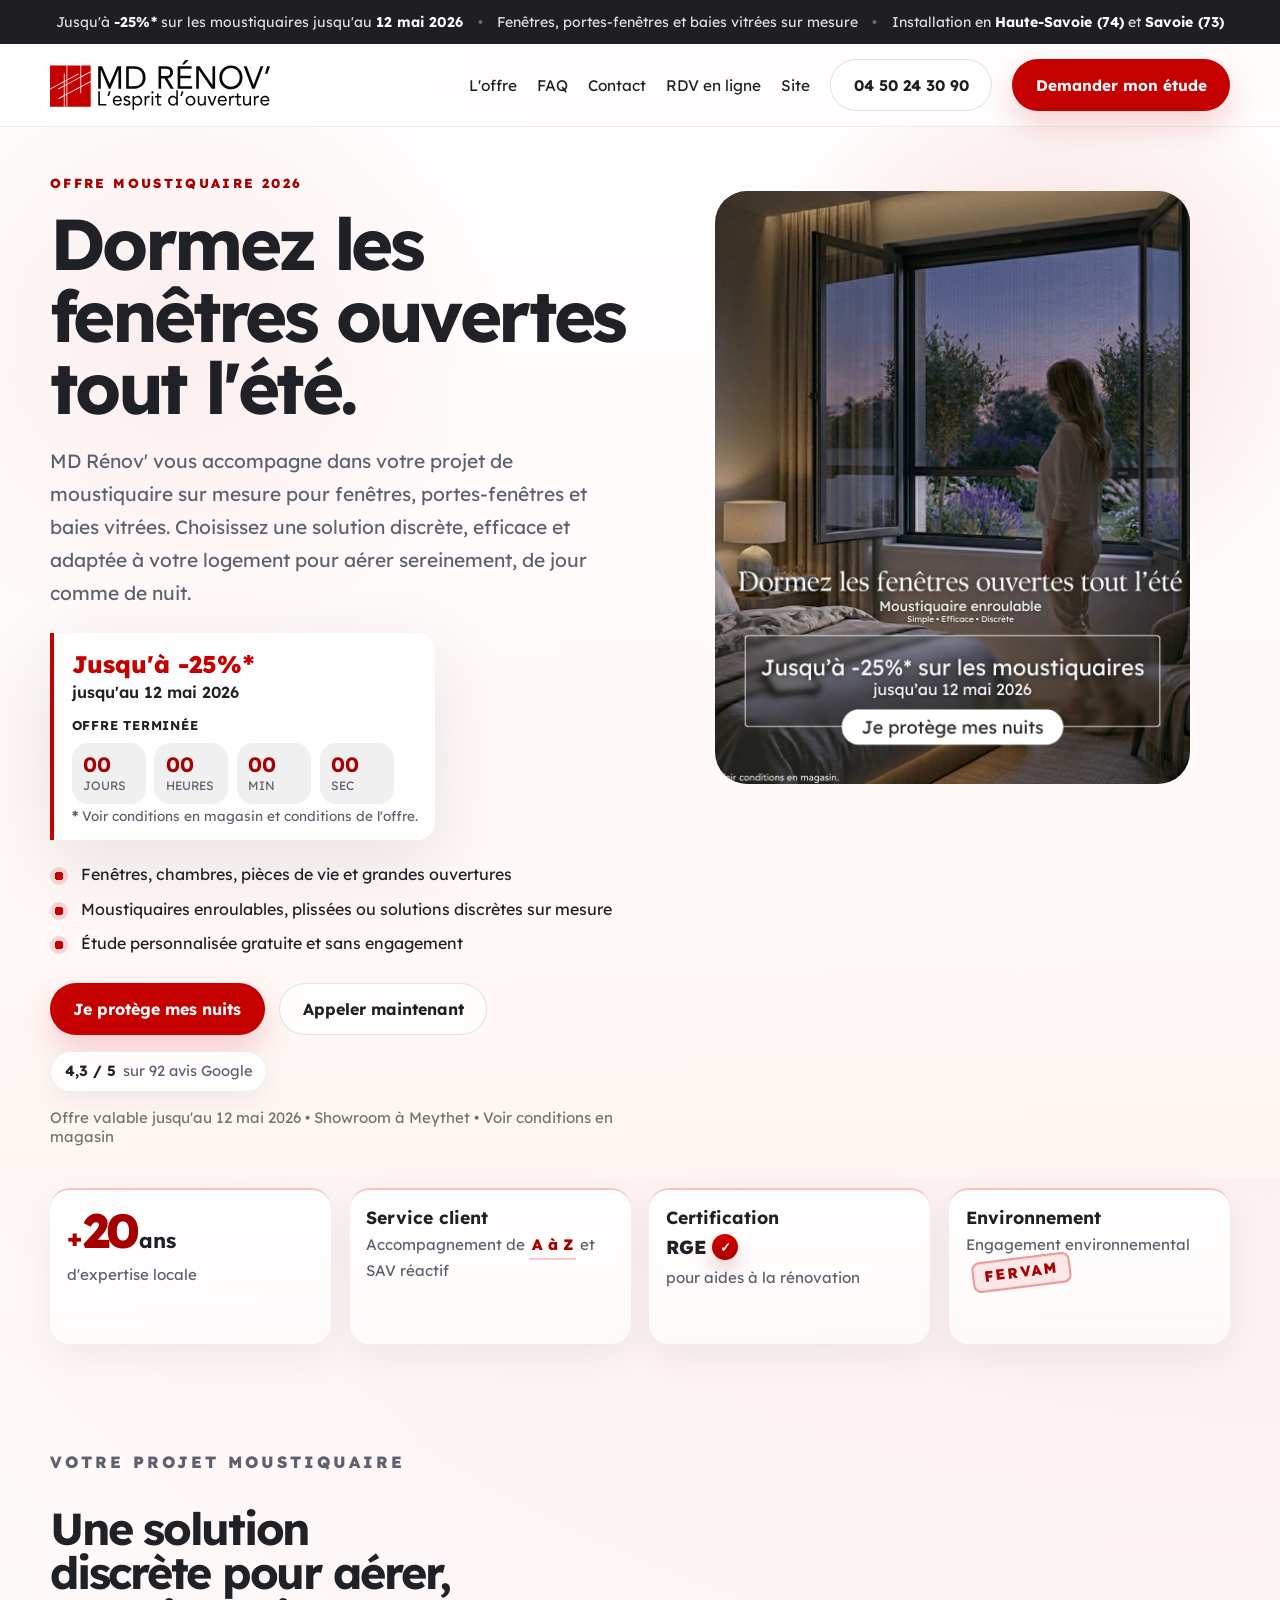
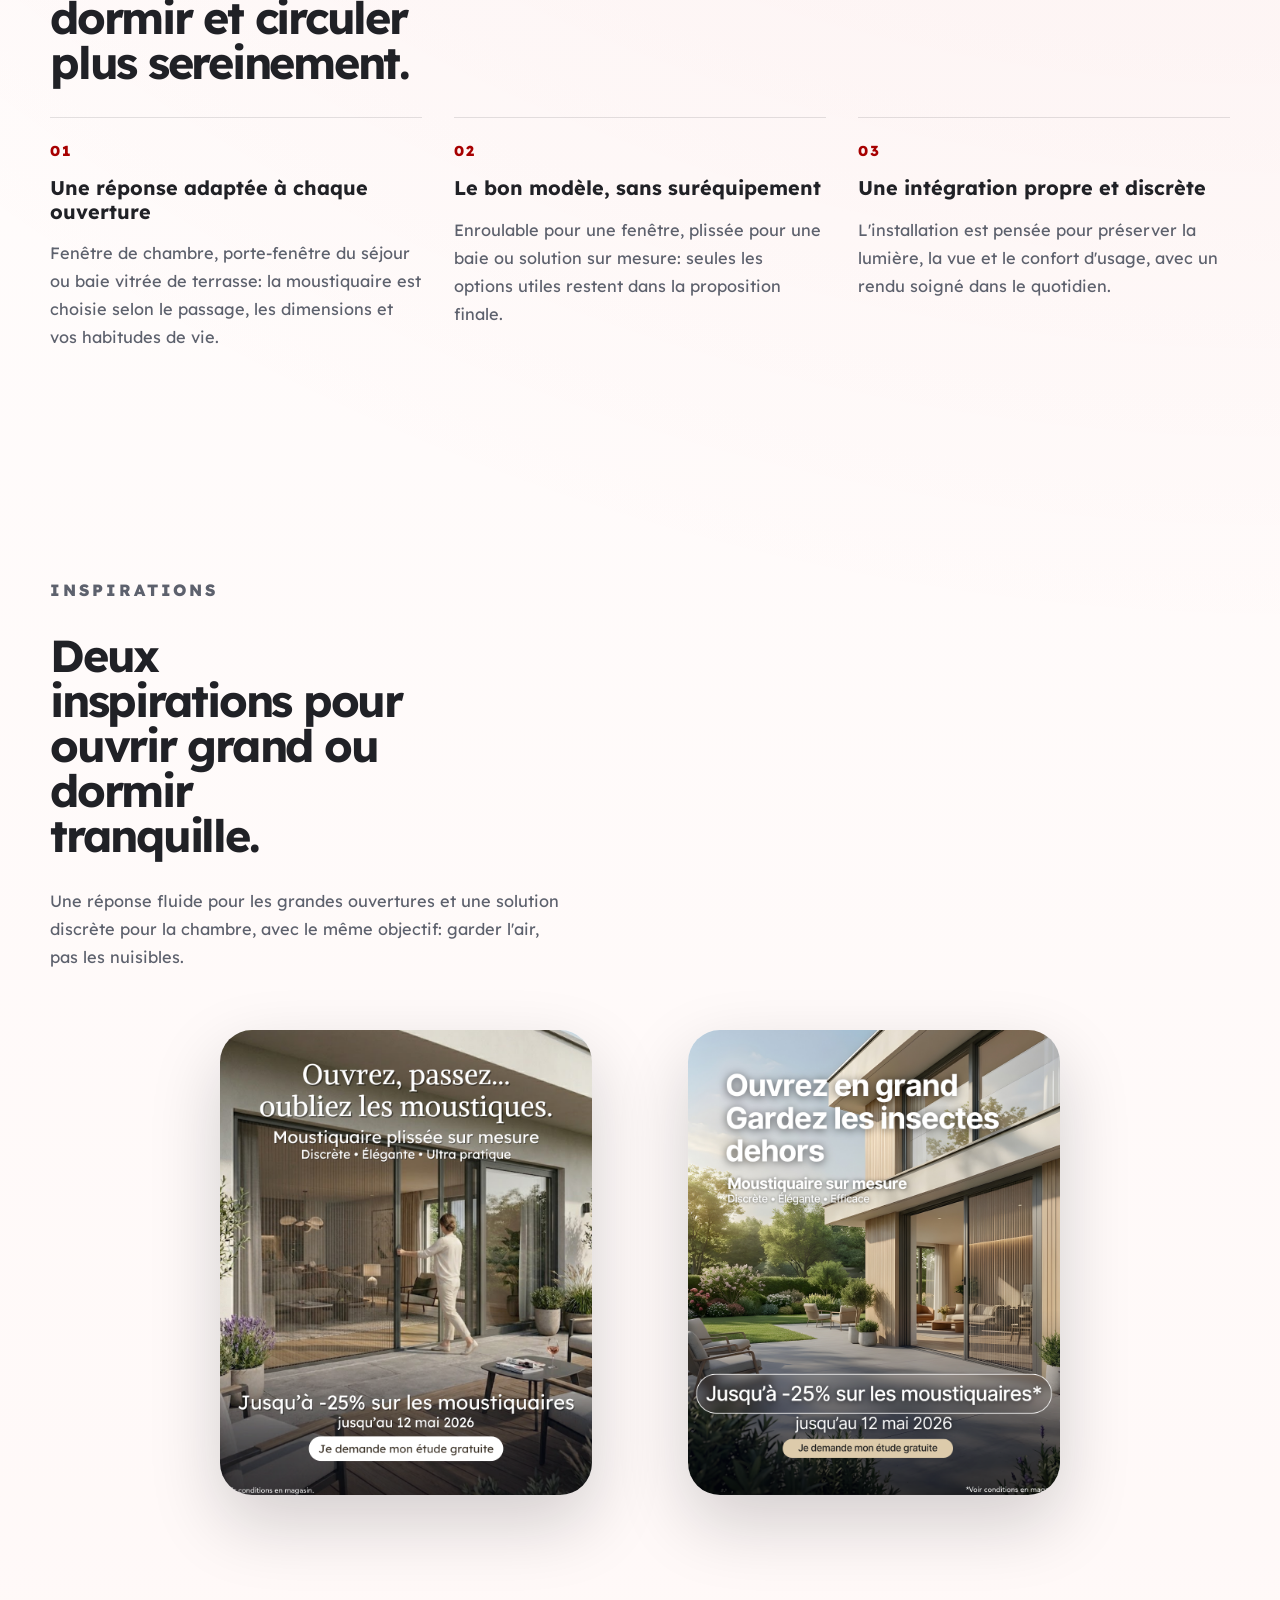
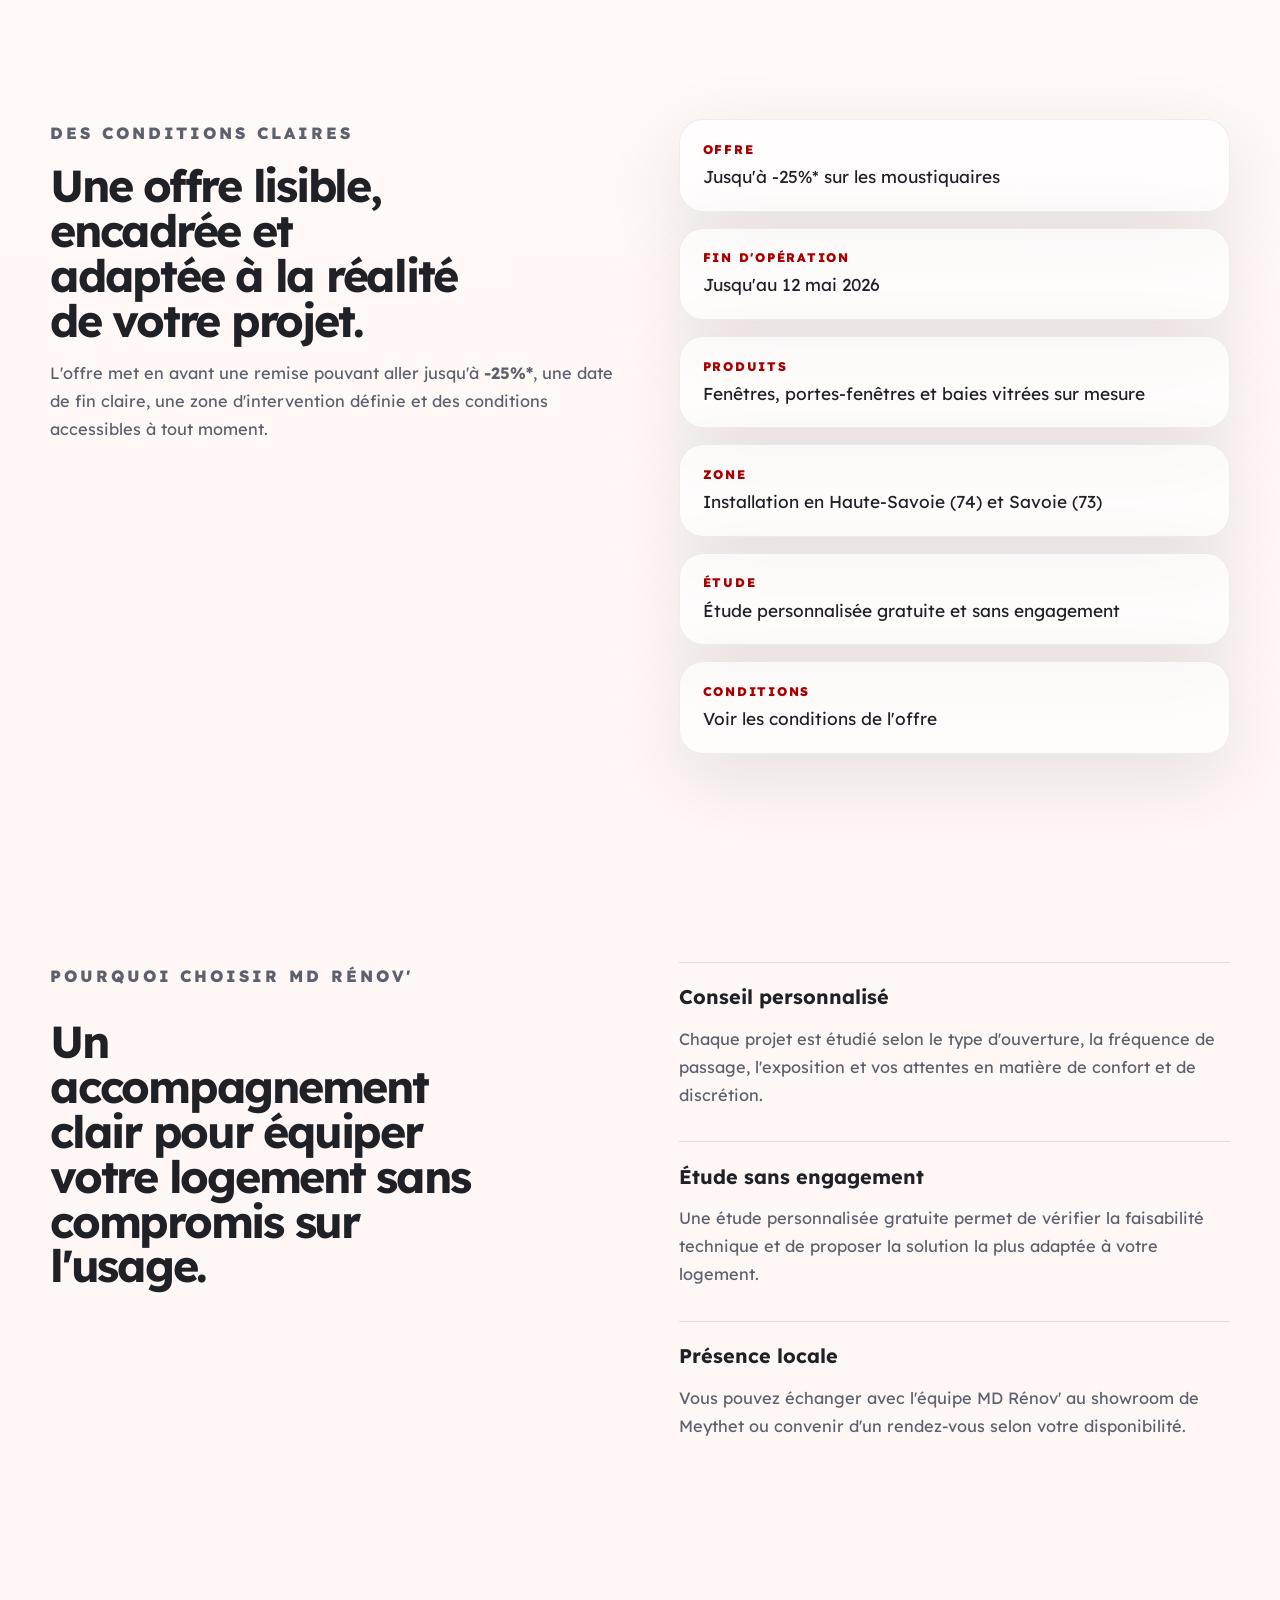
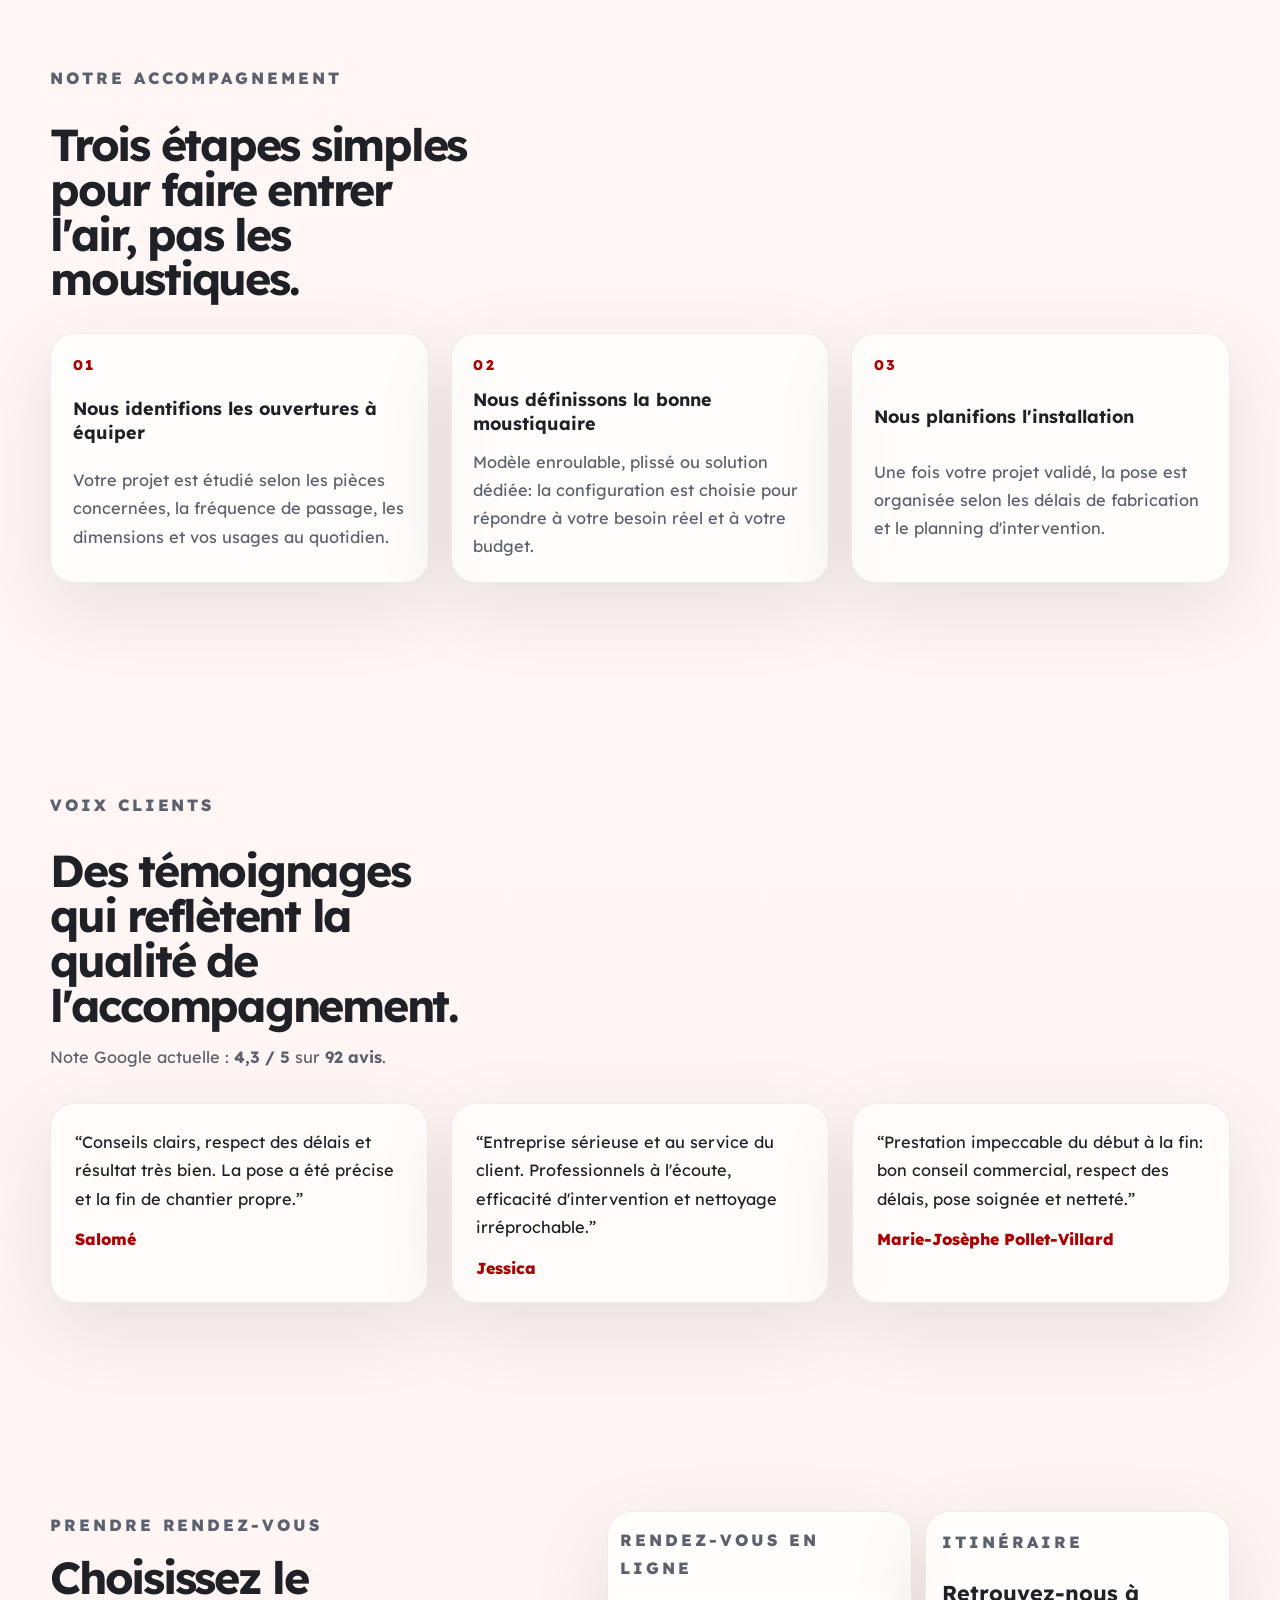
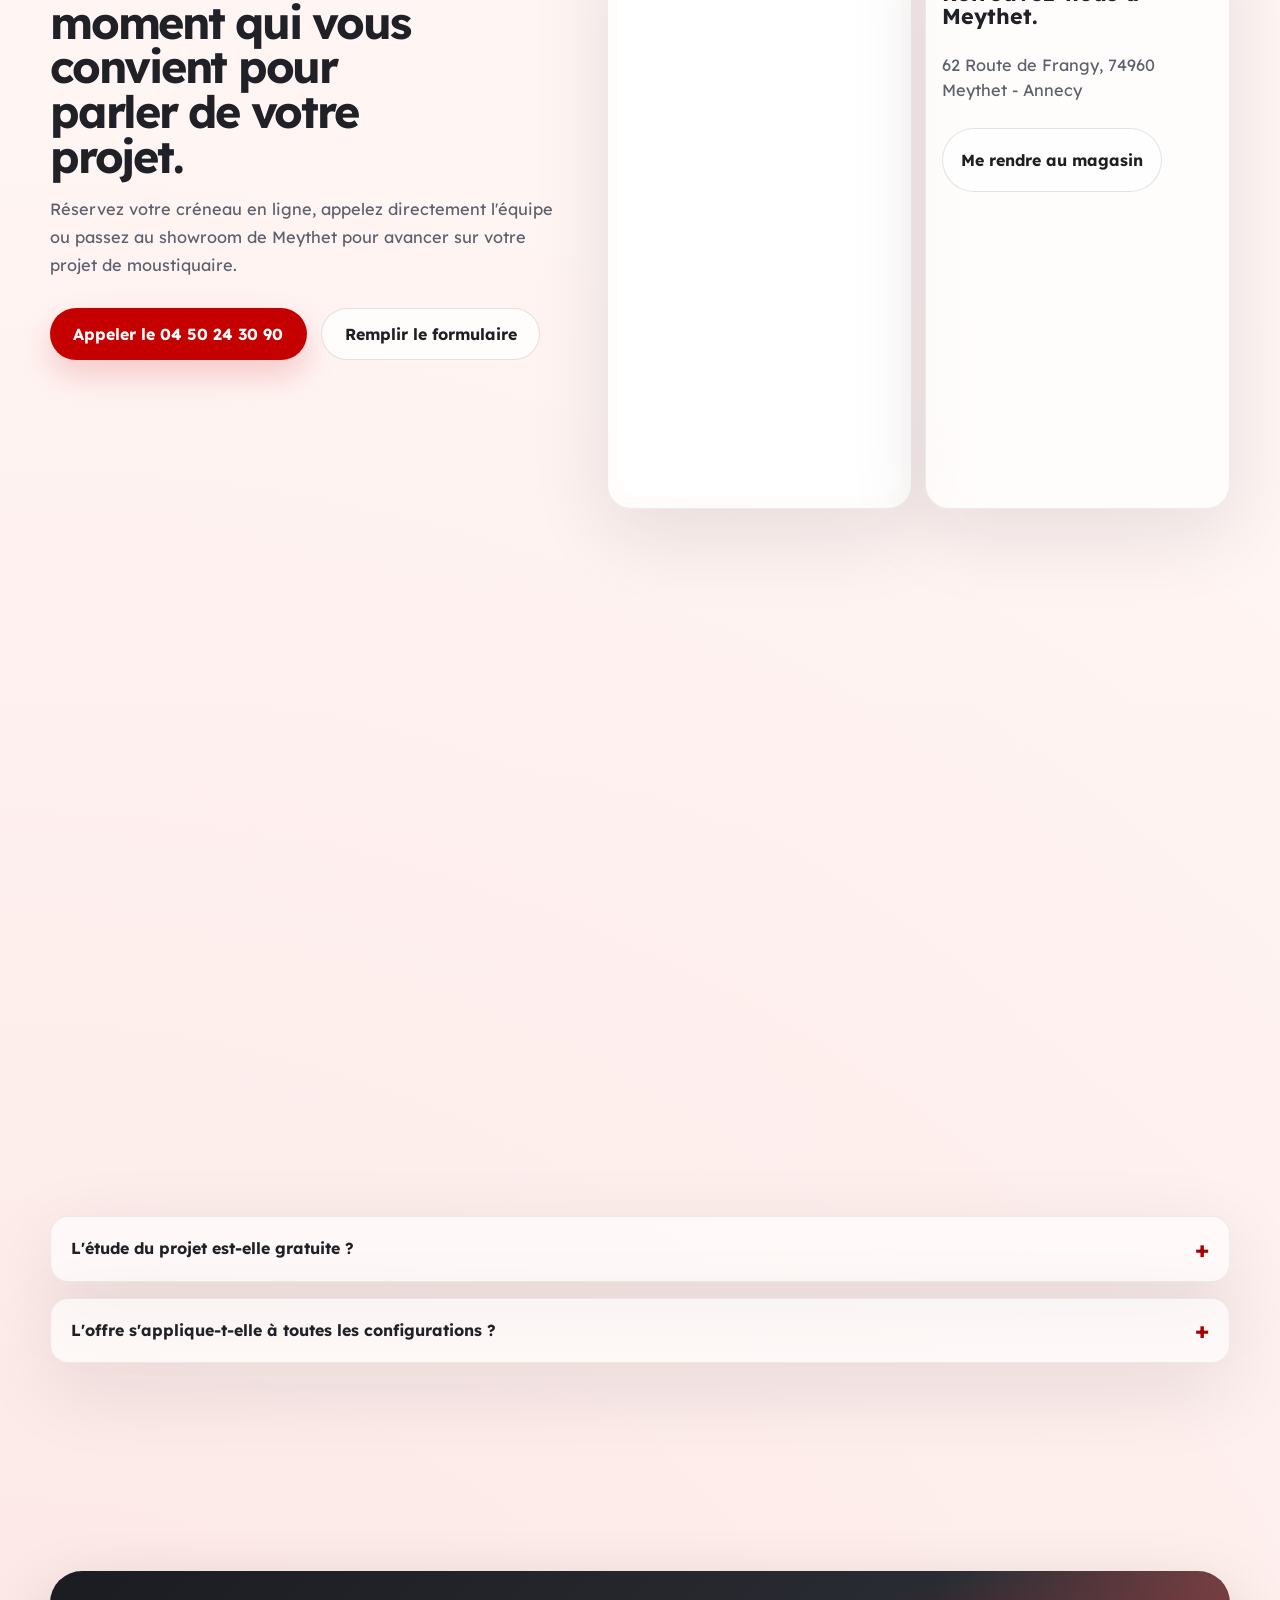
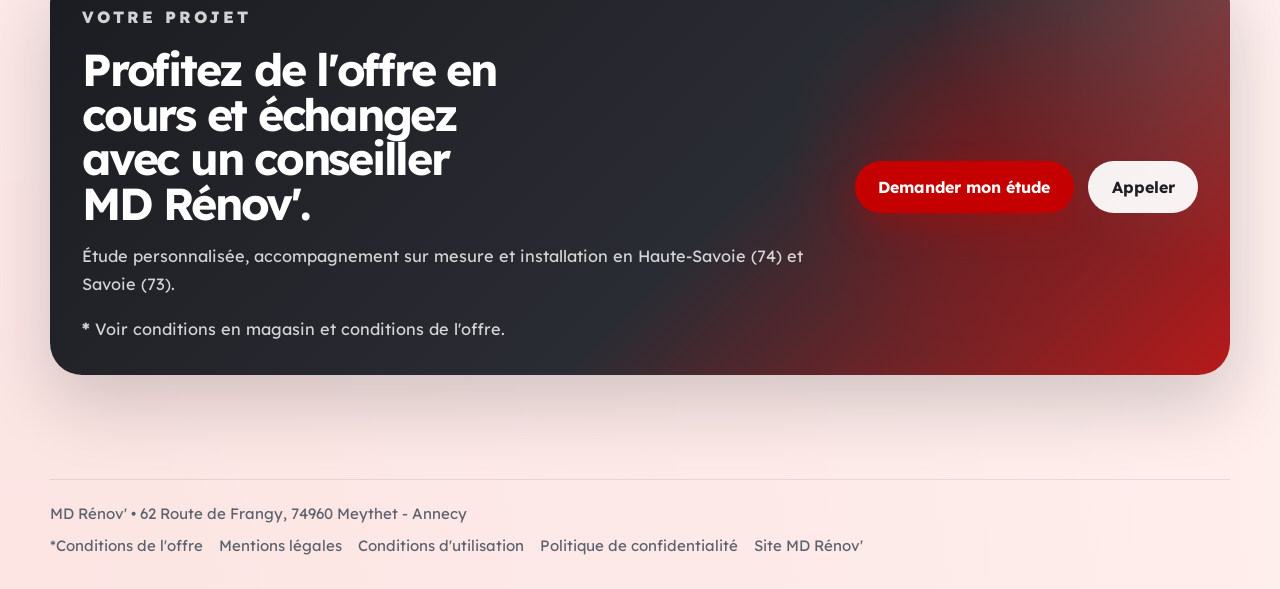
<file: index.html>
﻿<!DOCTYPE html>
<html lang="fr">
  <head>
    <meta charset="utf-8" />
    <meta name="viewport" content="width=device-width, initial-scale=1" />
    <title>Moustiquaires à Annecy et en Savoie | Jusqu'à -25%* | MD Rénov'</title>
    <meta
      name="description"
      content="Jusqu'à -25%* sur les moustiquaires jusqu'au 12 mai 2026. Étude personnalisée, pose sur mesure et accompagnement MD Rénov' en Haute-Savoie (74) et Savoie (73)."
    />
    <meta
      name="keywords"
      content="moustiquaire Annecy, moustiquaire Haute-Savoie, moustiquaire Savoie, moustiquaire enroulable, moustiquaire plissée, moustiquaire sur mesure, MD Renov Annecy"
    />
    <meta name="author" content="MD Rénov'" />
    <meta name="theme-color" content="#c50000" />
    <meta name="robots" content="index,follow,max-image-preview:large" />
    <link rel="canonical" href="https://moustiquaire-annecy.mdrenov-menuiserie.com/" />
    <meta property="og:locale" content="fr_FR" />
    <meta property="og:type" content="website" />
    <meta
      property="og:title"
      content="Moustiquaires à Annecy et en Savoie | Jusqu'à -25%* | MD Rénov'"
    />
    <meta
      property="og:description"
      content="Jusqu'à -25%* sur les moustiquaires jusqu'au 12 mai 2026. Fenêtres, portes-fenêtres et baies vitrées équipées sur mesure avec MD Rénov'."
    />
    <meta property="og:url" content="https://moustiquaire-annecy.mdrenov-menuiserie.com/" />
    <meta
      property="og:image"
      content="https://moustiquaire-annecy.mdrenov-menuiserie.com/6.png"
    />
    <meta name="twitter:card" content="summary_large_image" />
    <meta
      name="twitter:title"
      content="Moustiquaires à Annecy et en Savoie | Jusqu'à -25%* | MD Rénov'"
    />
    <meta
      name="twitter:description"
      content="Dormez les fenêtres ouvertes tout l'été avec une moustiquaire sur mesure installée par MD Rénov'."
    />
    <meta
      name="twitter:image"
      content="https://moustiquaire-annecy.mdrenov-menuiserie.com/6.png"
    />
    <link rel="icon" type="image/svg+xml" href="./logo-mdr-site.svg" />
    <link rel="shortcut icon" href="./logo-mdr-site.svg" />
    <link rel="preconnect" href="https://fonts.googleapis.com" />
    <link rel="preconnect" href="https://fonts.gstatic.com" crossorigin />
    <link
      href="https://fonts.googleapis.com/css2?family=Lexend:wght@300;400;500;600;700;800&display=swap"
      rel="stylesheet"
    />
    <link rel="stylesheet" href="styles.css" />
    <script type="application/ld+json">
      {
        "@context": "https://schema.org",
        "@graph": [
          {
            "@type": "HomeAndConstructionBusiness",
            "@id": "https://moustiquaire-annecy.mdrenov-menuiserie.com/#business",
            "name": "MD Rénov' Annecy",
            "url": "https://moustiquaire-annecy.mdrenov-menuiserie.com/",
            "telephone": "+33450243090",
            "aggregateRating": {
              "@type": "AggregateRating",
              "ratingValue": "4.3",
              "reviewCount": "92",
              "bestRating": "5"
            },
            "sameAs": [
              "https://www.mdrenov-menuiserie.com",
              "https://www.mdrenov-menuiserie.com/produits/moustiquaires",
              "https://www.mdrenov-menuiserie.com/contact"
            ],
            "address": {
              "@type": "PostalAddress",
              "streetAddress": "62 Route de Frangy",
              "postalCode": "74960",
              "addressLocality": "Meythet - Annecy",
              "addressCountry": "FR"
            },
            "areaServed": ["Haute-Savoie (74)", "Savoie (73)"]
          },
          {
            "@type": "WebPage",
            "@id": "https://moustiquaire-annecy.mdrenov-menuiserie.com/#webpage",
            "url": "https://moustiquaire-annecy.mdrenov-menuiserie.com/",
            "name": "Moustiquaires à Annecy et en Savoie | Jusqu'à -25%* | MD Rénov'",
            "isPartOf": {
              "@id": "https://moustiquaire-annecy.mdrenov-menuiserie.com/#business"
            },
            "inLanguage": "fr-FR"
          },
          {
            "@type": "Service",
            "@id": "https://moustiquaire-annecy.mdrenov-menuiserie.com/#service",
            "serviceType": "Fourniture et pose de moustiquaires sur mesure",
            "provider": {
              "@id": "https://moustiquaire-annecy.mdrenov-menuiserie.com/#business"
            },
            "areaServed": ["Haute-Savoie (74)", "Savoie (73)"],
            "offers": {
              "@type": "Offer",
              "availabilityEnds": "2026-05-12",
              "description": "Jusqu'à -25% sur les moustiquaires jusqu'au 12 mai 2026. Voir conditions en magasin."
            }
          },
          {
            "@type": "ImageObject",
            "@id": "https://moustiquaire-annecy.mdrenov-menuiserie.com/#primaryimage",
            "url": "https://moustiquaire-annecy.mdrenov-menuiserie.com/6.png",
            "contentUrl": "https://moustiquaire-annecy.mdrenov-menuiserie.com/6.png",
            "caption": "Moustiquaire enroulable sur mesure installée sur une fenêtre de chambre"
          },
          {
            "@type": "FAQPage",
            "@id": "https://moustiquaire-annecy.mdrenov-menuiserie.com/#faq",
            "mainEntity": [
              {
                "@type": "Question",
                "name": "Quelle moustiquaire choisir pour une fenêtre ?",
                "acceptedAnswer": {
                  "@type": "Answer",
                  "text": "Le choix dépend des dimensions, de la fréquence d'ouverture et du niveau de discrétion recherché. L'étude personnalisée permet de définir la solution la plus adaptée à votre fenêtre."
                }
              },
              {
                "@type": "Question",
                "name": "Existe-t-il une solution pour une baie vitrée ou une porte-fenêtre ?",
                "acceptedAnswer": {
                  "@type": "Answer",
                  "text": "Oui. Selon le passage attendu et la largeur à couvrir, une moustiquaire plissée ou une solution sur mesure peut être proposée pour conserver un usage fluide au quotidien."
                }
              },
              {
                "@type": "Question",
                "name": "La moustiquaire réduit-elle la lumière ou la vue ?",
                "acceptedAnswer": {
                  "@type": "Answer",
                  "text": "Les modèles sont pensés pour rester discrets et préserver le confort visuel. La solution retenue dépend du type d'ouverture et du rendu souhaité."
                }
              },
              {
                "@type": "Question",
                "name": "L'étude du projet est-elle gratuite ?",
                "acceptedAnswer": {
                  "@type": "Answer",
                  "text": "Oui. Une étude personnalisée gratuite et sans engagement permet d'analyser la faisabilité technique, les ouvertures à équiper et la solution la plus adaptée à votre habitation."
                }
              },
              {
                "@type": "Question",
                "name": "L'offre s'applique-t-elle à toutes les configurations ?",
                "acceptedAnswer": {
                  "@type": "Answer",
                  "text": "La remise peut aller jusqu'à -25 % selon le type d'ouverture, les dimensions, la configuration du projet, le modèle choisi, les options et les contraintes techniques d'installation. Toutes les configurations ne sont donc pas nécessairement éligibles à la remise maximale."
                }
              }
            ]
          }
        ]
      }
    </script>
  </head>
  <body>
    <a class="skip-link" href="#contenu">Aller au contenu</a>

    <div class="offer-bar">
      <div class="container offer-bar__viewport">
        <div class="offer-bar__row">
          <span class="offer-bar__item">
            Jusqu'à
            <strong
              >-25%<a
                class="offer-asterisk"
                href="#conditions-offre-footer"
                aria-label="Voir les conditions de l'offre"
                >*</a
              ></strong
            >
            sur les moustiquaires jusqu'au <strong>12 mai 2026</strong>
          </span>
          <span class="offer-bar__dot" aria-hidden="true">•</span>
          <span class="offer-bar__item">Fenêtres, portes-fenêtres et baies vitrées sur mesure</span>
          <span class="offer-bar__dot" aria-hidden="true">•</span>
          <span class="offer-bar__item"
            >Installation en <strong>Haute-Savoie (74)</strong> et
            <strong>Savoie (73)</strong></span
          >
        </div>
        <div class="offer-bar__row offer-bar__row--clone" aria-hidden="true">
          <span class="offer-bar__item">
            Jusqu'à
            <strong
              >-25%<a
                class="offer-asterisk"
                href="#conditions-offre-footer"
                tabindex="-1"
                aria-label="Voir les conditions de l'offre"
                >*</a
              ></strong
            >
            sur les moustiquaires jusqu'au <strong>12 mai 2026</strong>
          </span>
          <span class="offer-bar__dot" aria-hidden="true">•</span>
          <span class="offer-bar__item">Fenêtres, portes-fenêtres et baies vitrées sur mesure</span>
          <span class="offer-bar__dot" aria-hidden="true">•</span>
          <span class="offer-bar__item"
            >Installation en <strong>Haute-Savoie (74)</strong> et
            <strong>Savoie (73)</strong></span
          >
        </div>
      </div>
    </div>

    <header class="site-header" id="top">
      <div class="container header-row">
        <a class="brand" href="#top" aria-label="Retour en haut">
          <img src="./logo-mdr-site.svg" alt="Logo MD Rénov'" width="241" height="54" />
        </a>

        <nav class="nav" aria-label="Navigation principale">
          <a href="#offre">L'offre</a>
          <a href="#faq">FAQ</a>
          <a href="#contact">Contact</a>
          <a href="#agendize">RDV en ligne</a>
          <a href="https://www.mdrenov-menuiserie.com" target="_blank" rel="noopener noreferrer">Site</a>
          <a class="button button--ghost" href="tel:+33450243090">04 50 24 30 90</a>
          <a class="button button--primary" href="#agendize">Demander mon étude</a>
        </nav>
      </div>
    </header>

    <main id="contenu">
      <section class="hero">
        <div class="hero-backdrop" aria-hidden="true"></div>
        <div class="container hero-grid">
          <div class="hero-copy reveal">
            <p class="eyebrow">Offre moustiquaire 2026</p>
            <h1>Dormez les fenêtres ouvertes tout l'été.</h1>
            <p class="hero-lead">
              MD Rénov' vous accompagne dans votre projet de moustiquaire sur mesure
              pour fenêtres, portes-fenêtres et baies vitrées. Choisissez une solution
              discrète, efficace et adaptée à votre logement pour aérer sereinement,
              de jour comme de nuit.
            </p>
            <div class="offer-box">
              <p class="offer-box__value">
                Jusqu'à -25%<a
                  class="offer-asterisk"
                  href="#conditions-offre-footer"
                  aria-label="Voir les conditions de l'offre"
                  >*</a
                >
              </p>
              <p class="offer-box__date">jusqu'au 12 mai 2026</p>
              <div
                class="countdown"
                data-countdown="2026-05-12T23:59:59+02:00"
                aria-label="Temps restant avant la fin de l'offre"
              >
                <p class="countdown__label">Fin de l'offre dans</p>
                <div class="countdown__grid">
                  <div class="countdown__item">
                    <strong data-countdown-unit="days">00</strong>
                    <span>jours</span>
                  </div>
                  <div class="countdown__item">
                    <strong data-countdown-unit="hours">00</strong>
                    <span>heures</span>
                  </div>
                  <div class="countdown__item">
                    <strong data-countdown-unit="minutes">00</strong>
                    <span>min</span>
                  </div>
                  <div class="countdown__item">
                    <strong data-countdown-unit="seconds">00</strong>
                    <span>sec</span>
                  </div>
                </div>
              </div>
              <p class="offer-box__legal">
                <a class="offer-asterisk-inline" href="#conditions-offre-footer">*</a>
                Voir conditions en magasin et
                <a href="/conditions-offre">conditions de l'offre</a>.
              </p>
            </div>
            <ul class="hero-points">
              <li>Fenêtres, chambres, pièces de vie et grandes ouvertures</li>
              <li>Moustiquaires enroulables, plissées ou solutions discrètes sur mesure</li>
              <li>Étude personnalisée gratuite et sans engagement</li>
            </ul>
            <div class="hero-actions">
              <a class="button button--primary" href="#agendize">Je protège mes nuits</a>
              <a class="button button--ghost" href="tel:+33450243090">Appeler maintenant</a>
            </div>
            <p class="hero-proof hero-proof--plain-mobile">
              <strong>4,3 / 5</strong>
              <span>sur 92 avis Google</span>
            </p>
            <p class="microcopy">
              Offre valable jusqu'au 12 mai 2026 • Showroom à Meythet • Voir
              conditions en magasin
            </p>
          </div>

          <div class="hero-media reveal">
            <figure class="media-card media-card--hero media-card--plain">
              <img
                src="./6.png"
                alt="Chambre ouverte sur le jardin avec moustiquaire enroulable au crépuscule"
                width="960"
                height="1200"
                fetchpriority="high"
              />
            </figure>
          </div>
        </div>
      </section>

      <section class="trust-strip">
        <div class="container trust-grid">
          <article class="trust-item trust-item--count reveal">
            <div class="trust-item__visual trust-counter" aria-hidden="true">
              <span class="trust-counter__plus">+</span>
              <strong class="trust-counter__value" data-countup="20">0</strong>
              <span class="trust-counter__label">ans</span>
            </div>
            <p class="trust-item__text">d'expertise locale</p>
          </article>
          <article class="trust-item trust-item--service reveal">
            <p class="trust-item__title">Service client</p>
            <p class="trust-item__text">
              Accompagnement de
              <span class="az-inline" aria-label="A à Z">A à Z</span>
              et SAV réactif
            </p>
          </article>
          <article class="trust-item trust-item--badge reveal">
            <p class="trust-item__title">Certification</p>
            <p class="trust-item__subline trust-item__subline--rge">
              <span>RGE</span>
              <span class="trust-badge trust-badge--inline" aria-hidden="true">
                <span class="trust-badge__check">&#10003;</span>
              </span>
            </p>
            <p class="trust-item__text">pour aides à la rénovation</p>
          </article>
          <article class="trust-item trust-item--stamp reveal">
            <p class="trust-item__title">Environnement</p>
            <p class="trust-item__text">
              Engagement environnemental
              <span class="fervam-inline">FERVAM</span>
            </p>
          </article>
        </div>
      </section>

      <section class="section" id="offre">
        <div class="container">
          <div class="section-intro reveal">
            <p class="eyebrow">Votre projet moustiquaire</p>
            <h2>Une solution discrète pour aérer, dormir et circuler plus sereinement.</h2>
          </div>
          <div class="offer-layout">
            <article class="offer-block reveal">
              <span class="step">01</span>
              <h3>Une réponse adaptée à chaque ouverture</h3>
              <p>
                Fenêtre de chambre, porte-fenêtre du séjour ou baie vitrée de terrasse:
                la moustiquaire est choisie selon le passage, les dimensions et vos habitudes
                de vie.
              </p>
            </article>
            <article class="offer-block reveal">
              <span class="step">02</span>
              <h3>Le bon modèle, sans suréquipement</h3>
              <p>
                Enroulable pour une fenêtre, plissée pour une baie ou solution sur mesure:
                seules les options utiles restent dans la proposition finale.
              </p>
            </article>
            <article class="offer-block reveal">
              <span class="step">03</span>
              <h3>Une intégration propre et discrète</h3>
              <p>
                L'installation est pensée pour préserver la lumière, la vue et le confort
                d'usage, avec un rendu soigné dans le quotidien.
              </p>
            </article>
          </div>
        </div>
      </section>

      <section class="section section--gallery">
        <div class="container">
          <div class="section-intro reveal">
            <p class="eyebrow">Inspirations</p>
            <h2>Deux inspirations pour ouvrir grand ou dormir tranquille.</h2>
            <p>
              Une réponse fluide pour les grandes ouvertures et une solution discrète pour la
              chambre, avec le même objectif: garder l'air, pas les nuisibles.
            </p>
          </div>
          <div class="campaign-grid reveal">
            <figure class="media-card campaign-card">
              <img
                src="./4.png"
                alt="Moustiquaire plissée installée sur une baie vitrée"
                width="960"
                height="1200"
                loading="lazy"
              />
            </figure>
            <figure class="media-card campaign-card">
              <img
                src="./3.png"
                alt="Grande baie vitrée équipée d'une moustiquaire sur mesure"
                width="960"
                height="1200"
                loading="lazy"
              />
            </figure>
          </div>
        </div>
      </section>

      <section class="section section--split">
        <div class="container split-grid">
          <div class="split-copy reveal">
            <p class="eyebrow">Des conditions claires</p>
            <h2>Une offre lisible, encadrée et adaptée à la réalité de votre projet.</h2>
            <p>
              L'offre met en avant une remise pouvant aller jusqu'à
              <strong>-25%*</strong>, une date de fin claire, une zone d'intervention
              définie et des conditions accessibles à tout moment.
            </p>
          </div>
          <dl class="specs-list reveal">
            <div><dt>Offre</dt><dd>Jusqu'à -25%* sur les moustiquaires</dd></div>
            <div><dt>Fin d'opération</dt><dd>Jusqu'au 12 mai 2026</dd></div>
            <div><dt>Produits</dt><dd>Fenêtres, portes-fenêtres et baies vitrées sur mesure</dd></div>
            <div><dt>Zone</dt><dd>Installation en Haute-Savoie (74) et Savoie (73)</dd></div>
            <div><dt>Étude</dt><dd>Étude personnalisée gratuite et sans engagement</dd></div>
            <div><dt>Conditions</dt><dd><a href="/conditions-offre">Voir les conditions de l'offre</a></dd></div>
          </dl>
        </div>
      </section>

      <section class="section" id="reassurance">
        <div class="container proof-grid">
          <div class="section-intro reveal">
            <p class="eyebrow">Pourquoi choisir MD Rénov'</p>
            <h2>Un accompagnement clair pour équiper votre logement sans compromis sur l'usage.</h2>
          </div>
          <div class="proof-points">
            <article class="proof-item reveal">
              <h3>Conseil personnalisé</h3>
              <p>
                Chaque projet est étudié selon le type d'ouverture, la fréquence de passage,
                l'exposition et vos attentes en matière de confort et de discrétion.
              </p>
            </article>
            <article class="proof-item reveal">
              <h3>Étude sans engagement</h3>
              <p>
                Une étude personnalisée gratuite permet de vérifier la faisabilité technique et
                de proposer la solution la plus adaptée à votre logement.
              </p>
            </article>
            <article class="proof-item reveal">
              <h3>Présence locale</h3>
              <p>
                Vous pouvez échanger avec l'équipe MD Rénov' au showroom de Meythet ou convenir
                d'un rendez-vous selon votre disponibilité.
              </p>
            </article>
          </div>
        </div>
      </section>

      <section class="section">
        <div class="container">
          <div class="section-intro reveal">
            <p class="eyebrow">Notre accompagnement</p>
            <h2>Trois étapes simples pour faire entrer l'air, pas les moustiques.</h2>
          </div>
          <ol class="journey-steps">
            <li class="reveal">
              <strong>Nous identifions les ouvertures à équiper</strong>
              <span>Votre projet est étudié selon les pièces concernées, la fréquence de passage,
                les dimensions et vos usages au quotidien.</span>
            </li>
            <li class="reveal">
              <strong>Nous définissons la bonne moustiquaire</strong>
              <span>Modèle enroulable, plissé ou solution dédiée: la configuration est choisie pour
                répondre à votre besoin réel et à votre budget.</span>
            </li>
            <li class="reveal">
              <strong>Nous planifions l'installation</strong>
              <span>Une fois votre projet validé, la pose est organisée selon les délais de
                fabrication et le planning d'intervention.</span>
            </li>
          </ol>
        </div>
      </section>

      <section class="section">
        <div class="container">
          <div class="section-intro reveal">
            <p class="eyebrow">Voix clients</p>
            <h2>Des témoignages qui reflètent la qualité de l'accompagnement.</h2>
            <p class="section-note">Note Google actuelle : <strong>4,3 / 5</strong> sur <strong>92 avis</strong>.</p>
          </div>
          <div class="review-list">
            <blockquote class="review reveal">
              <p>“Conseils clairs, respect des délais et résultat très bien. La pose a été précise et la fin de chantier propre.”</p>
              <footer>Salomé</footer>
            </blockquote>
            <blockquote class="review reveal">
              <p>“Entreprise sérieuse et au service du client. Professionnels à l'écoute, efficacité d'intervention et nettoyage irréprochable.”</p>
              <footer>Jessica</footer>
            </blockquote>
            <blockquote class="review reveal">
              <p>“Prestation impeccable du début à la fin: bon conseil commercial, respect des délais, pose soignée et netteté.”</p>
              <footer>Marie-Josèphe Pollet-Villard</footer>
            </blockquote>
          </div>
        </div>
      </section>

      <section class="section section--split" id="rendezvous">
        <div class="container split-grid split-grid--contact">
          <div class="split-copy reveal">
            <p class="eyebrow">Prendre rendez-vous</p>
            <h2>Choisissez le moment qui vous convient pour parler de votre projet.</h2>
            <p>
              Réservez votre créneau en ligne, appelez directement l'équipe ou passez au showroom
              de Meythet pour avancer sur votre projet de moustiquaire.
            </p>
            <div class="hero-actions">
              <a class="button button--primary" href="tel:+33450243090">Appeler le 04 50 24 30 90</a>
              <a
                class="button button--ghost"
                href="https://www.mdrenov-menuiserie.com/contact#Contact-Form"
                target="_blank"
                rel="noopener noreferrer"
              >
                Remplir le formulaire
              </a>
            </div>
          </div>
          <div class="contact-stack" id="contact">
            <div class="widget-shell reveal" id="agendize">
              <div class="contact-card__copy">
                <p class="eyebrow">Rendez-vous en ligne</p>
              </div>
              <iframe
                class="agendize-frame"
                src="https://france.agendize.com/web/widget/?c=MDRENOV_Annecy&amp;cs=false&amp;lang=fr&amp;source=web"
                title="Prendre rendez-vous en ligne avec MD Rénov'"
                loading="lazy"
              ></iframe>
            </div>
            <div class="map-card reveal">
              <div class="map-card__copy">
                <p class="eyebrow">Itinéraire</p>
                <h3>Retrouvez-nous à Meythet.</h3>
                <p>62 Route de Frangy, 74960 Meythet - Annecy</p>
                <a
                  class="button button--ghost map-card__button"
                  href="https://www.google.com/maps/dir/?api=1&amp;destination=MD%20R%C3%A9nov%2062%20Route%20de%20Frangy%2074960%20Meythet%20Annecy"
                  target="_blank"
                  rel="noopener noreferrer"
                >
                  Me rendre au magasin
                </a>
              </div>
              <div class="map-embed">
                <iframe
                  src="https://www.google.com/maps/embed?pb=!1m18!1m12!1m3!1d2775.3961904452512!2d6.086838576523987!3d45.92338077108507!2m3!1f0!2f0!3f0!3m2!1i1024!2i768!4f13.1!3m3!1m2!1s0x478b850529d1b97f%3A0x77434beec9374a97!2sMD%20R%C3%A9nov&#39;!5e0!3m2!1sfr!2sfr!4v1776953611642!5m2!1sfr!2sfr"
                  title="Plan du showroom MD Rénov' à Meythet"
                  loading="lazy"
                  referrerpolicy="no-referrer-when-downgrade"
                  allowfullscreen
                ></iframe>
              </div>
            </div>
          </div>
        </div>
      </section>

      <section class="section" id="faq">
        <div class="container">
          <div class="section-intro reveal">
            <p class="eyebrow">FAQ moustiquaires</p>
            <h2>Les réponses aux questions les plus fréquentes sur votre projet.</h2>
          </div>
          <div class="faq-list">
            <details class="faq-item reveal">
              <summary>Quelle moustiquaire choisir pour une fenêtre ?</summary>
              <p>Le choix dépend des dimensions, de la fréquence d'ouverture et du niveau de discrétion recherché. L'étude personnalisée permet de définir la solution la plus adaptée à votre fenêtre.</p>
            </details>
            <details class="faq-item reveal">
              <summary>Existe-t-il une solution pour une baie vitrée ou une porte-fenêtre ?</summary>
              <p>Oui. Selon le passage attendu et la largeur à couvrir, une moustiquaire plissée ou une solution sur mesure peut être proposée pour conserver un usage fluide au quotidien.</p>
            </details>
            <details class="faq-item reveal">
              <summary>La moustiquaire réduit-elle la lumière ou la vue ?</summary>
              <p>Les modèles sont pensés pour rester discrets et préserver le confort visuel. La solution retenue dépend du type d'ouverture et du rendu souhaité.</p>
            </details>
            <details class="faq-item reveal">
              <summary>L'étude du projet est-elle gratuite ?</summary>
              <p>Oui. Une étude personnalisée gratuite et sans engagement permet d'analyser la faisabilité technique, les ouvertures à équiper et la solution la plus adaptée à votre habitation.</p>
            </details>
            <details class="faq-item reveal">
              <summary>L'offre s'applique-t-elle à toutes les configurations ?</summary>
              <p>La remise peut aller jusqu'à -25 % selon le type d'ouverture, les dimensions, la configuration du projet, le modèle choisi, les options et les contraintes techniques d'installation. Toutes les configurations ne sont donc pas nécessairement éligibles à la remise maximale.</p>
            </details>
          </div>
        </div>
      </section>

      <section class="section">
        <div class="container cta-box reveal">
          <div>
            <p class="eyebrow">Votre projet</p>
            <h2>Profitez de l'offre en cours et échangez avec un conseiller MD Rénov'.</h2>
            <p>Étude personnalisée, accompagnement sur mesure et installation en Haute-Savoie (74) et Savoie (73).</p>
            <p class="cta-legal">
              <a class="offer-asterisk-inline" href="#conditions-offre-footer">*</a>
              Voir conditions en magasin et
              <a href="/conditions-offre">conditions de l'offre</a>.
            </p>
          </div>
          <div class="cta-actions">
            <a class="button button--primary" href="#agendize">Demander mon étude</a>
            <a class="button button--ghost" href="tel:+33450243090">Appeler</a>
          </div>
        </div>
      </section>

      <footer class="site-footer">
        <div class="container site-footer__row">
          <p>MD Rénov' • 62 Route de Frangy, 74960 Meythet - Annecy</p>
          <div class="site-footer__links">
            <a id="conditions-offre-footer" href="/conditions-offre">*Conditions de l'offre</a>
            <a href="/mentions-legales">Mentions légales</a>
            <a href="/conditions-utilisation">Conditions d'utilisation</a>
            <a href="/politique-confidentialite">Politique de confidentialité</a>
            <a href="https://www.mdrenov-menuiserie.com" target="_blank" rel="noopener noreferrer">
              Site MD Rénov'
            </a>
          </div>
        </div>
      </footer>
    </main>

    <div class="mobile-bar">
      <a href="#agendize">Prendre RDV</a>
      <a href="tel:+33450243090">Appeler</a>
    </div>

    <script src="script.js"></script>
  </body>
</html>
</file>
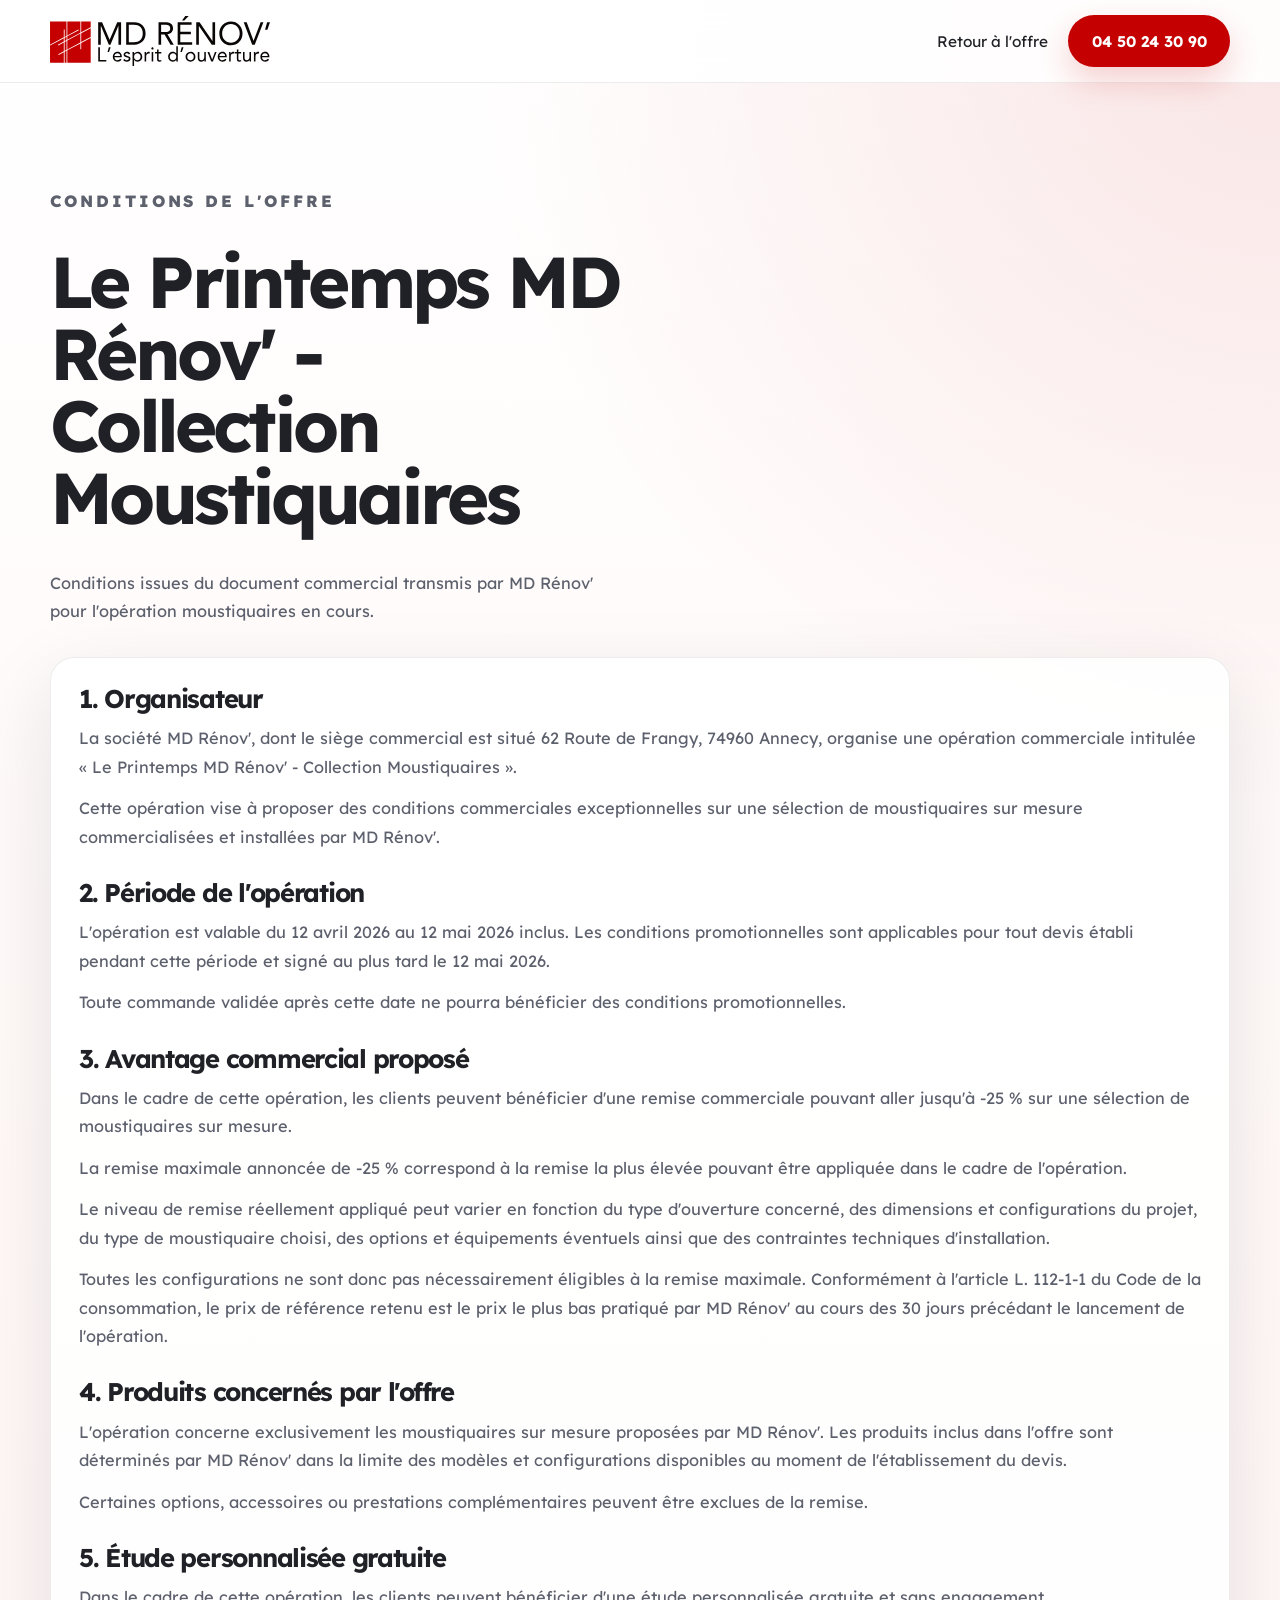
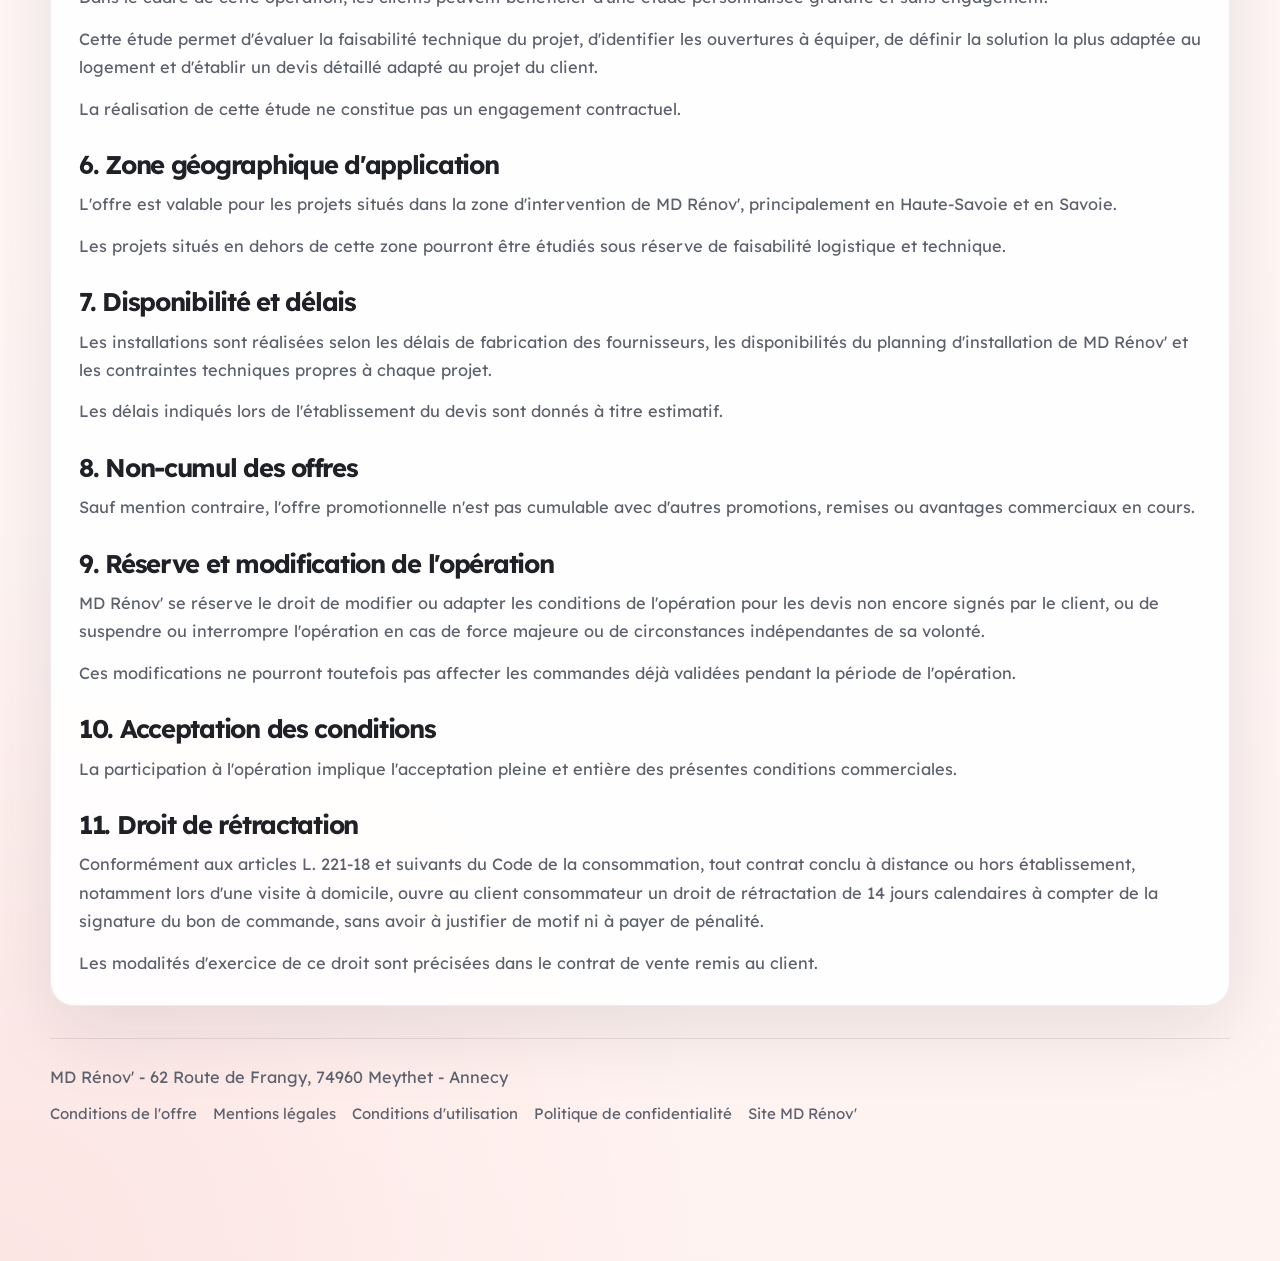
<file: conditions-offre.html>
﻿<!DOCTYPE html>
<html lang="fr">
  <head>
    <meta charset="utf-8" />
    <meta name="viewport" content="width=device-width, initial-scale=1" />
    <title>Conditions de l'offre moustiquaires 2026 | MD Rénov'</title>
    <meta
      name="description"
      content="Conditions de l'opération commerciale Le Printemps MD Rénov' - Collection Moustiquaires."
    />
    <meta name="robots" content="noindex,follow,max-image-preview:large" />
    <meta name="theme-color" content="#c50000" />
    <link rel="icon" type="image/svg+xml" href="./logo-mdr-site.svg" />
    <link rel="shortcut icon" href="./logo-mdr-site.svg" />
    <link rel="preconnect" href="https://fonts.googleapis.com" />
    <link rel="preconnect" href="https://fonts.gstatic.com" crossorigin />
    <link
      href="https://fonts.googleapis.com/css2?family=Lexend:wght@300;400;500;600;700;800&display=swap"
      rel="stylesheet"
    />
    <link rel="stylesheet" href="styles.css" />
  </head>
  <body class="legal-page">
    <header class="site-header">
      <div class="container header-row">
        <a class="brand" href="/" aria-label="Retour à l'offre">
          <img src="./logo-mdr-site.svg" alt="Logo MD Rénov'" />
        </a>
        <nav class="nav" aria-label="Navigation">
          <a href="/">Retour à l'offre</a>
          <a class="button button--primary" href="tel:+33450243090">04 50 24 30 90</a>
        </nav>
      </div>
    </header>

    <main class="section">
      <div class="container legal-layout">
        <div class="section-intro">
          <p class="eyebrow">Conditions de l'offre</p>
          <h1>Le Printemps MD Rénov' - Collection Moustiquaires</h1>
          <p class="hero-lead">
            Conditions issues du document commercial transmis par MD Rénov' pour
            l'opération moustiquaires en cours.
          </p>
        </div>

        <article class="legal-card">
          <h2>1. Organisateur</h2>
          <p>
            La société MD Rénov', dont le siège commercial est situé 62 Route de
            Frangy, 74960 Annecy, organise une opération commerciale intitulée
            « Le Printemps MD Rénov' - Collection Moustiquaires ».
          </p>
          <p>
            Cette opération vise à proposer des conditions commerciales
            exceptionnelles sur une sélection de moustiquaires sur mesure
            commercialisées et installées par MD Rénov'.
          </p>

          <h2>2. Période de l'opération</h2>
          <p>
            L'opération est valable du 12 avril 2026 au 12 mai 2026 inclus. Les
            conditions promotionnelles sont applicables pour tout devis établi
            pendant cette période et signé au plus tard le 12 mai 2026.
          </p>
          <p>
            Toute commande validée après cette date ne pourra bénéficier des
            conditions promotionnelles.
          </p>

          <h2>3. Avantage commercial proposé</h2>
          <p>
            Dans le cadre de cette opération, les clients peuvent bénéficier
            d'une remise commerciale pouvant aller jusqu'à -25 % sur une
            sélection de moustiquaires sur mesure.
          </p>
          <p>
            La remise maximale annoncée de -25 % correspond à la remise la plus
            élevée pouvant être appliquée dans le cadre de l'opération.
          </p>
          <p>
            Le niveau de remise réellement appliqué peut varier en fonction du
            type d'ouverture concerné, des dimensions et configurations du
            projet, du type de moustiquaire choisi, des options et équipements
            éventuels ainsi que des contraintes techniques d'installation.
          </p>
          <p>
            Toutes les configurations ne sont donc pas nécessairement éligibles
            à la remise maximale. Conformément à l'article L. 112-1-1 du Code
            de la consommation, le prix de référence retenu est le prix le plus
            bas pratiqué par MD Rénov' au cours des 30 jours précédant le
            lancement de l'opération.
          </p>

          <h2>4. Produits concernés par l'offre</h2>
          <p>
            L'opération concerne exclusivement les moustiquaires sur mesure
            proposées par MD Rénov'. Les produits inclus dans l'offre sont
            déterminés par MD Rénov' dans la limite des modèles et
            configurations disponibles au moment de l'établissement du devis.
          </p>
          <p>
            Certaines options, accessoires ou prestations complémentaires
            peuvent être exclues de la remise.
          </p>

          <h2>5. Étude personnalisée gratuite</h2>
          <p>
            Dans le cadre de cette opération, les clients peuvent bénéficier
            d'une étude personnalisée gratuite et sans engagement.
          </p>
          <p>
            Cette étude permet d'évaluer la faisabilité technique du projet,
            d'identifier les ouvertures à équiper, de définir la solution la
            plus adaptée au logement et d'établir un devis détaillé adapté au
            projet du client.
          </p>
          <p>
            La réalisation de cette étude ne constitue pas un engagement
            contractuel.
          </p>

          <h2>6. Zone géographique d'application</h2>
          <p>
            L'offre est valable pour les projets situés dans la zone
            d'intervention de MD Rénov', principalement en Haute-Savoie et en
            Savoie.
          </p>
          <p>
            Les projets situés en dehors de cette zone pourront être étudiés
            sous réserve de faisabilité logistique et technique.
          </p>

          <h2>7. Disponibilité et délais</h2>
          <p>
            Les installations sont réalisées selon les délais de fabrication des
            fournisseurs, les disponibilités du planning d'installation de MD
            Rénov' et les contraintes techniques propres à chaque projet.
          </p>
          <p>
            Les délais indiqués lors de l'établissement du devis sont donnés à
            titre estimatif.
          </p>

          <h2>8. Non-cumul des offres</h2>
          <p>
            Sauf mention contraire, l'offre promotionnelle n'est pas cumulable
            avec d'autres promotions, remises ou avantages commerciaux en cours.
          </p>

          <h2>9. Réserve et modification de l'opération</h2>
          <p>
            MD Rénov' se réserve le droit de modifier ou adapter les conditions
            de l'opération pour les devis non encore signés par le client, ou de
            suspendre ou interrompre l'opération en cas de force majeure ou de
            circonstances indépendantes de sa volonté.
          </p>
          <p>
            Ces modifications ne pourront toutefois pas affecter les commandes
            déjà validées pendant la période de l'opération.
          </p>

          <h2>10. Acceptation des conditions</h2>
          <p>
            La participation à l'opération implique l'acceptation pleine et
            entière des présentes conditions commerciales.
          </p>

          <h2>11. Droit de rétractation</h2>
          <p>
            Conformément aux articles L. 221-18 et suivants du Code de la
            consommation, tout contrat conclu à distance ou hors établissement,
            notamment lors d'une visite à domicile, ouvre au client
            consommateur un droit de rétractation de 14 jours calendaires à
            compter de la signature du bon de commande, sans avoir à justifier
            de motif ni à payer de pénalité.
          </p>
          <p>
            Les modalités d'exercice de ce droit sont précisées dans le contrat
            de vente remis au client.
          </p>
        </article>

        <footer class="site-footer">
          <div class="site-footer__row">
            <p>MD Rénov' - 62 Route de Frangy, 74960 Meythet - Annecy</p>
            <div class="site-footer__links">
              <a href="/conditions-offre">Conditions de l'offre</a>
              <a href="/mentions-legales">Mentions légales</a>
              <a href="/conditions-utilisation">Conditions d'utilisation</a>
              <a href="/politique-confidentialite">Politique de confidentialité</a>
              <a href="https://www.mdrenov-menuiserie.com" target="_blank" rel="noopener noreferrer">
                Site MD Rénov'
              </a>
            </div>
          </div>
        </footer>
      </div>
    </main>
  </body>
</html>
</file>
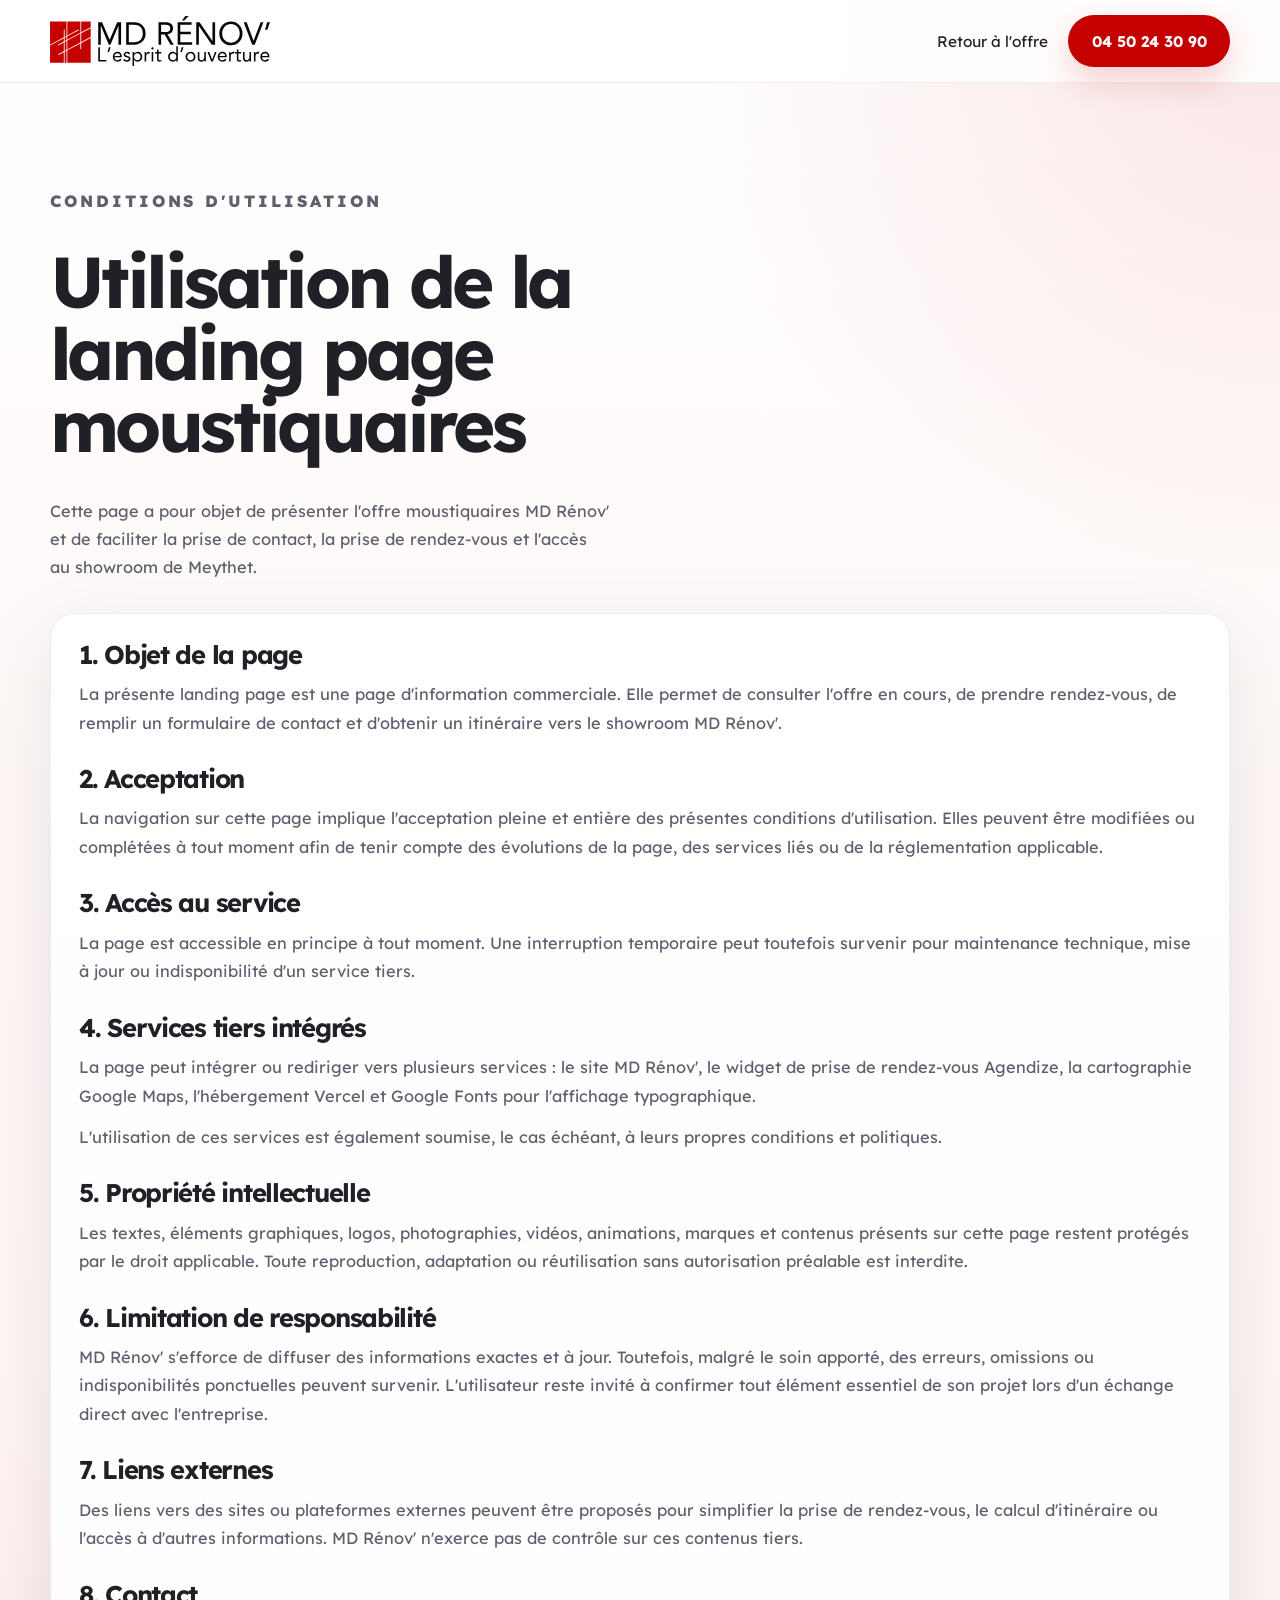
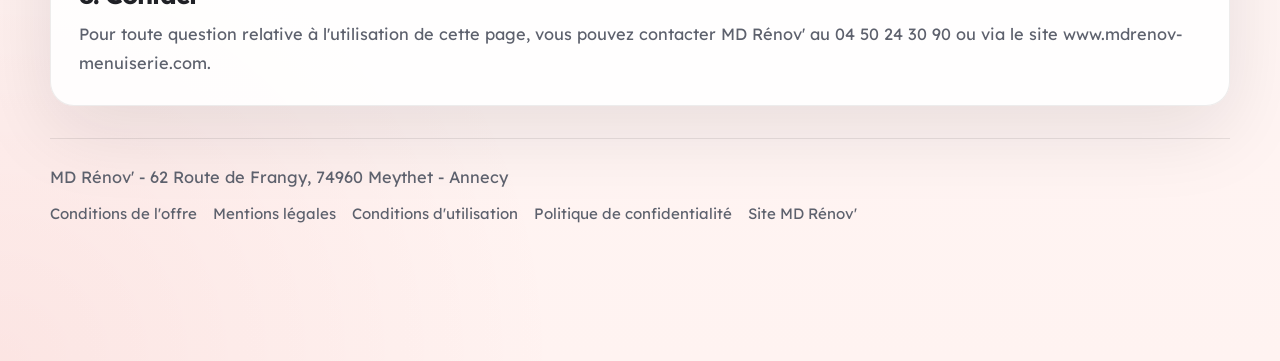
<file: conditions-utilisation.html>
﻿<!DOCTYPE html>
<html lang="fr">
  <head>
    <meta charset="utf-8" />
    <meta name="viewport" content="width=device-width, initial-scale=1" />
    <title>Conditions d'utilisation | MD Rénov'</title>
    <meta
      name="description"
      content="Conditions d'utilisation de la landing page MD Rénov' dédiée aux moustiquaires à Annecy et en Savoie."
    />
    <meta name="theme-color" content="#c50000" />
    <meta name="robots" content="noindex,follow,max-image-preview:large" />
    <link rel="icon" type="image/svg+xml" href="./logo-mdr-site.svg" />
    <link rel="shortcut icon" href="./logo-mdr-site.svg" />
    <link rel="preconnect" href="https://fonts.googleapis.com" />
    <link rel="preconnect" href="https://fonts.gstatic.com" crossorigin />
    <link
      href="https://fonts.googleapis.com/css2?family=Lexend:wght@300;400;500;600;700;800&display=swap"
      rel="stylesheet"
    />
    <link rel="stylesheet" href="styles.css" />
  </head>
  <body class="legal-page">
    <header class="site-header">
      <div class="container header-row">
        <a class="brand" href="/" aria-label="Retour à l'offre">
          <img src="./logo-mdr-site.svg" alt="Logo MD Rénov'" />
        </a>
        <nav class="nav" aria-label="Navigation">
          <a href="/">Retour à l'offre</a>
          <a class="button button--primary" href="tel:+33450243090">04 50 24 30 90</a>
        </nav>
      </div>
    </header>

    <main class="section">
      <div class="container legal-layout">
        <div class="section-intro">
          <p class="eyebrow">Conditions d'utilisation</p>
          <h1>Utilisation de la landing page moustiquaires</h1>
          <p class="hero-lead">
            Cette page a pour objet de présenter l'offre moustiquaires MD Rénov'
            et de faciliter la prise de contact, la prise de rendez-vous et
            l'accès au showroom de Meythet.
          </p>
        </div>

        <article class="legal-card">
          <h2>1. Objet de la page</h2>
          <p>
            La présente landing page est une page d'information commerciale.
            Elle permet de consulter l'offre en cours, de prendre rendez-vous,
            de remplir un formulaire de contact et d'obtenir un itinéraire vers
            le showroom MD Rénov'.
          </p>

          <h2>2. Acceptation</h2>
          <p>
            La navigation sur cette page implique l'acceptation pleine et
            entière des présentes conditions d'utilisation. Elles peuvent être
            modifiées ou complétées à tout moment afin de tenir compte des
            évolutions de la page, des services liés ou de la réglementation
            applicable.
          </p>

          <h2>3. Accès au service</h2>
          <p>
            La page est accessible en principe à tout moment. Une interruption
            temporaire peut toutefois survenir pour maintenance technique, mise
            à jour ou indisponibilité d'un service tiers.
          </p>

          <h2>4. Services tiers intégrés</h2>
          <p>
            La page peut intégrer ou rediriger vers plusieurs services : le
            site MD Rénov', le widget de prise de rendez-vous Agendize, la
            cartographie Google Maps, l'hébergement Vercel et Google Fonts pour
            l'affichage typographique.
          </p>
          <p>
            L'utilisation de ces services est également soumise, le cas échéant,
            à leurs propres conditions et politiques.
          </p>

          <h2>5. Propriété intellectuelle</h2>
          <p>
            Les textes, éléments graphiques, logos, photographies, vidéos,
            animations, marques et contenus présents sur cette page restent
            protégés par le droit applicable. Toute reproduction, adaptation ou
            réutilisation sans autorisation préalable est interdite.
          </p>

          <h2>6. Limitation de responsabilité</h2>
          <p>
            MD Rénov' s'efforce de diffuser des informations exactes et à jour.
            Toutefois, malgré le soin apporté, des erreurs, omissions ou
            indisponibilités ponctuelles peuvent survenir. L'utilisateur reste
            invité à confirmer tout élément essentiel de son projet lors d'un
            échange direct avec l'entreprise.
          </p>

          <h2>7. Liens externes</h2>
          <p>
            Des liens vers des sites ou plateformes externes peuvent être
            proposés pour simplifier la prise de rendez-vous, le calcul
            d'itinéraire ou l'accès à d'autres informations. MD Rénov' n'exerce
            pas de contrôle sur ces contenus tiers.
          </p>

          <h2>8. Contact</h2>
          <p>
            Pour toute question relative à l'utilisation de cette page, vous
            pouvez contacter MD Rénov' au 04 50 24 30 90 ou via le site
            www.mdrenov-menuiserie.com.
          </p>
        </article>

        <footer class="site-footer">
          <div class="site-footer__row">
            <p>MD Rénov' - 62 Route de Frangy, 74960 Meythet - Annecy</p>
            <div class="site-footer__links">
              <a href="/conditions-offre">Conditions de l'offre</a>
              <a href="/mentions-legales">Mentions légales</a>
              <a href="/conditions-utilisation">Conditions d'utilisation</a>
              <a href="/politique-confidentialite">Politique de confidentialité</a>
              <a href="https://www.mdrenov-menuiserie.com" target="_blank" rel="noopener noreferrer">
                Site MD Rénov'
              </a>
            </div>
          </div>
        </footer>
      </div>
    </main>
  </body>
</html>
</file>
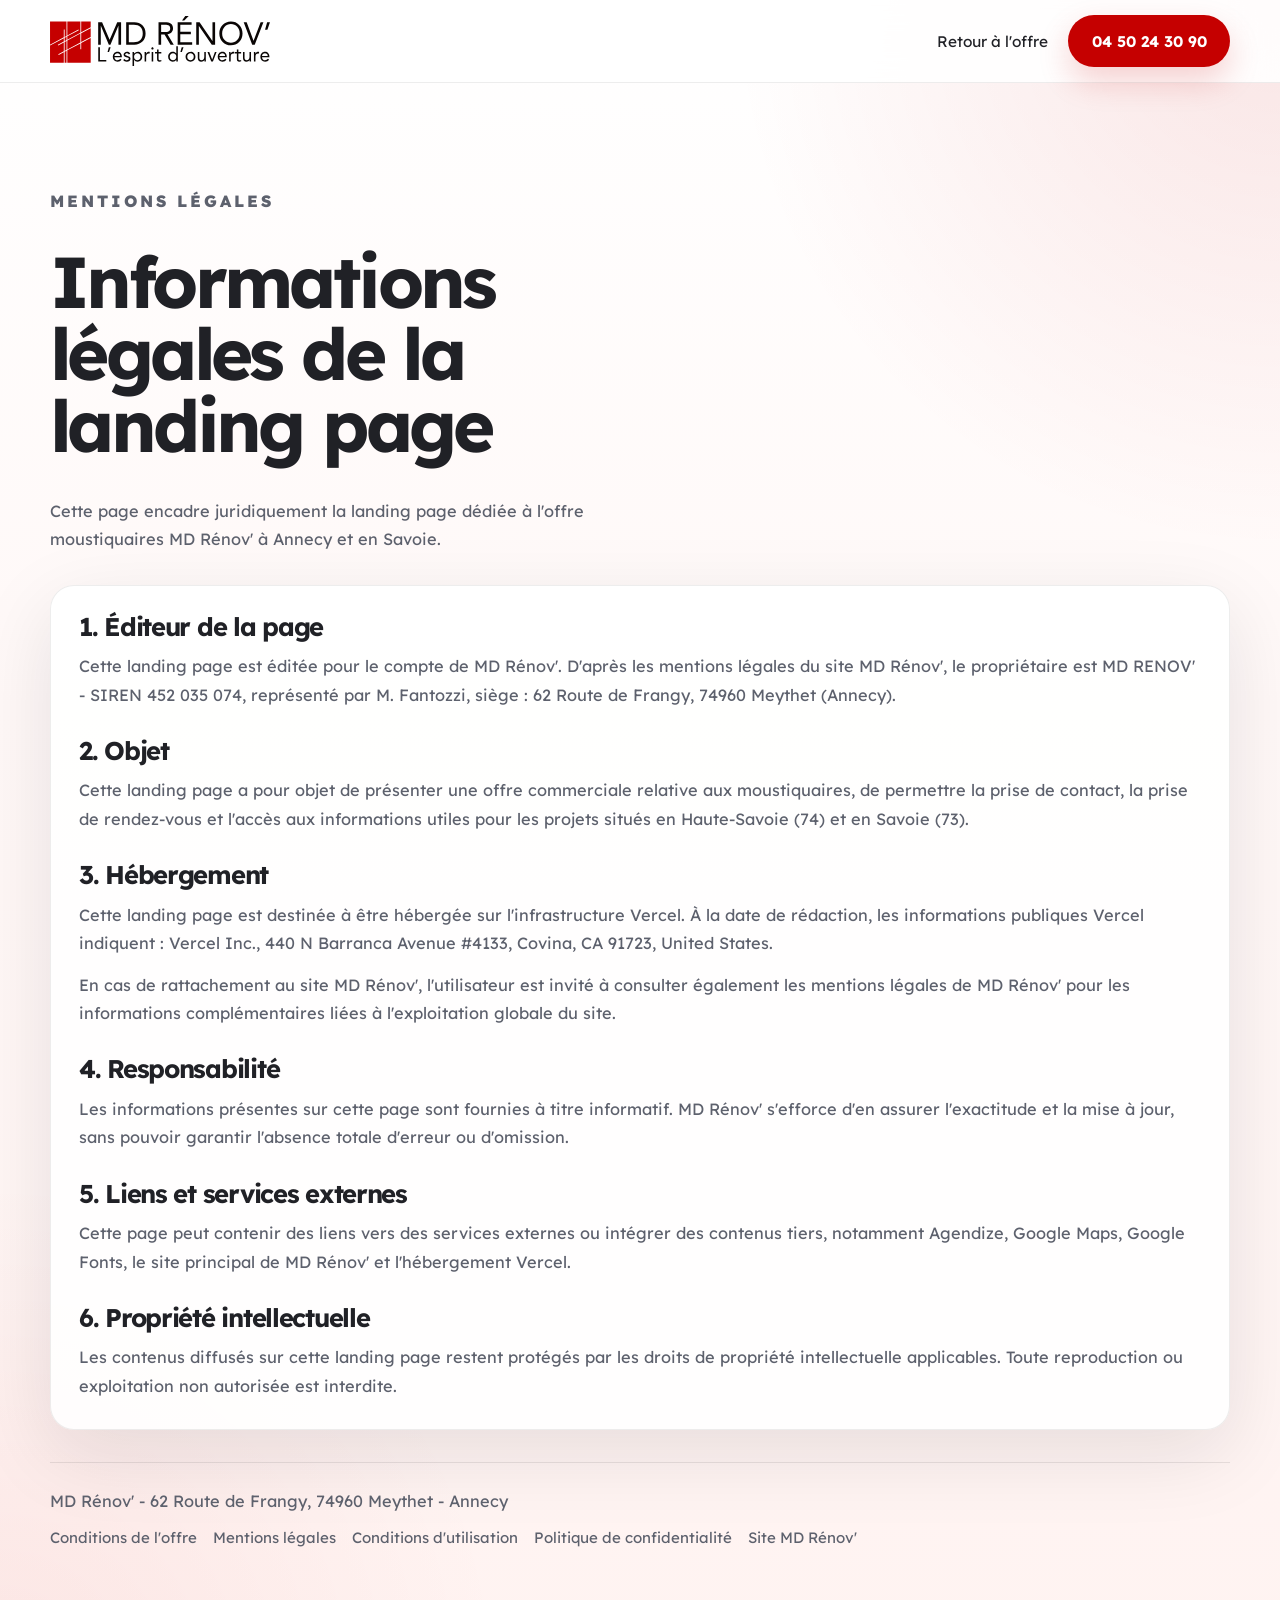
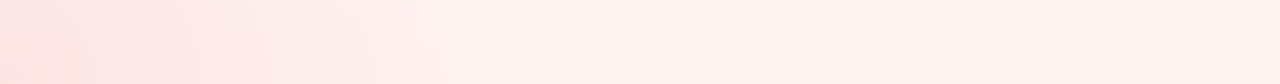
<file: mentions-legales.html>
﻿<!DOCTYPE html>
<html lang="fr">
  <head>
    <meta charset="utf-8" />
    <meta name="viewport" content="width=device-width, initial-scale=1" />
    <title>Mentions légales | Landing page moustiquaires | MD Rénov'</title>
    <meta
      name="description"
      content="Mentions légales de la landing page MD Rénov' dédiée aux moustiquaires à Annecy et en Savoie."
    />
    <meta name="theme-color" content="#c50000" />
    <meta name="robots" content="noindex,follow,max-image-preview:large" />
    <link rel="icon" type="image/svg+xml" href="./logo-mdr-site.svg" />
    <link rel="shortcut icon" href="./logo-mdr-site.svg" />
    <link rel="preconnect" href="https://fonts.googleapis.com" />
    <link rel="preconnect" href="https://fonts.gstatic.com" crossorigin />
    <link
      href="https://fonts.googleapis.com/css2?family=Lexend:wght@300;400;500;600;700;800&display=swap"
      rel="stylesheet"
    />
    <link rel="stylesheet" href="styles.css" />
  </head>
  <body class="legal-page">
    <header class="site-header">
      <div class="container header-row">
        <a class="brand" href="/" aria-label="Retour à l'offre">
          <img src="./logo-mdr-site.svg" alt="Logo MD Rénov'" />
        </a>
        <nav class="nav" aria-label="Navigation">
          <a href="/">Retour à l'offre</a>
          <a class="button button--primary" href="tel:+33450243090">04 50 24 30 90</a>
        </nav>
      </div>
    </header>

    <main class="section">
      <div class="container legal-layout">
        <div class="section-intro">
          <p class="eyebrow">Mentions légales</p>
          <h1>Informations légales de la landing page</h1>
          <p class="hero-lead">
            Cette page encadre juridiquement la landing page dédiée à l'offre
            moustiquaires MD Rénov' à Annecy et en Savoie.
          </p>
        </div>

        <article class="legal-card">
          <h2>1. Éditeur de la page</h2>
          <p>
            Cette landing page est éditée pour le compte de MD Rénov'. D'après
            les mentions légales du site MD Rénov', le propriétaire est MD
            RENOV' - SIREN 452 035 074, représenté par M. Fantozzi, siège :
            62 Route de Frangy, 74960 Meythet (Annecy).
          </p>

          <h2>2. Objet</h2>
          <p>
            Cette landing page a pour objet de présenter une offre commerciale
            relative aux moustiquaires, de permettre la prise de contact, la
            prise de rendez-vous et l'accès aux informations utiles pour les
            projets situés en Haute-Savoie (74) et en Savoie (73).
          </p>

          <h2>3. Hébergement</h2>
          <p>
            Cette landing page est destinée à être hébergée sur
            l'infrastructure Vercel. À la date de rédaction, les informations
            publiques Vercel indiquent : Vercel Inc., 440 N Barranca Avenue
            #4133, Covina, CA 91723, United States.
          </p>
          <p>
            En cas de rattachement au site MD Rénov', l'utilisateur est invité
            à consulter également les mentions légales de MD Rénov' pour les
            informations complémentaires liées à l'exploitation globale du site.
          </p>

          <h2>4. Responsabilité</h2>
          <p>
            Les informations présentes sur cette page sont fournies à titre
            informatif. MD Rénov' s'efforce d'en assurer l'exactitude et la mise
            à jour, sans pouvoir garantir l'absence totale d'erreur ou
            d'omission.
          </p>

          <h2>5. Liens et services externes</h2>
          <p>
            Cette page peut contenir des liens vers des services externes ou
            intégrer des contenus tiers, notamment Agendize, Google Maps,
            Google Fonts, le site principal de MD Rénov' et l'hébergement
            Vercel.
          </p>

          <h2>6. Propriété intellectuelle</h2>
          <p>
            Les contenus diffusés sur cette landing page restent protégés par
            les droits de propriété intellectuelle applicables. Toute
            reproduction ou exploitation non autorisée est interdite.
          </p>
        </article>

        <footer class="site-footer">
          <div class="site-footer__row">
            <p>MD Rénov' - 62 Route de Frangy, 74960 Meythet - Annecy</p>
            <div class="site-footer__links">
              <a href="/conditions-offre">Conditions de l'offre</a>
              <a href="/mentions-legales">Mentions légales</a>
              <a href="/conditions-utilisation">Conditions d'utilisation</a>
              <a href="/politique-confidentialite">Politique de confidentialité</a>
              <a href="https://www.mdrenov-menuiserie.com" target="_blank" rel="noopener noreferrer">
                Site MD Rénov'
              </a>
            </div>
          </div>
        </footer>
      </div>
    </main>
  </body>
</html>
</file>
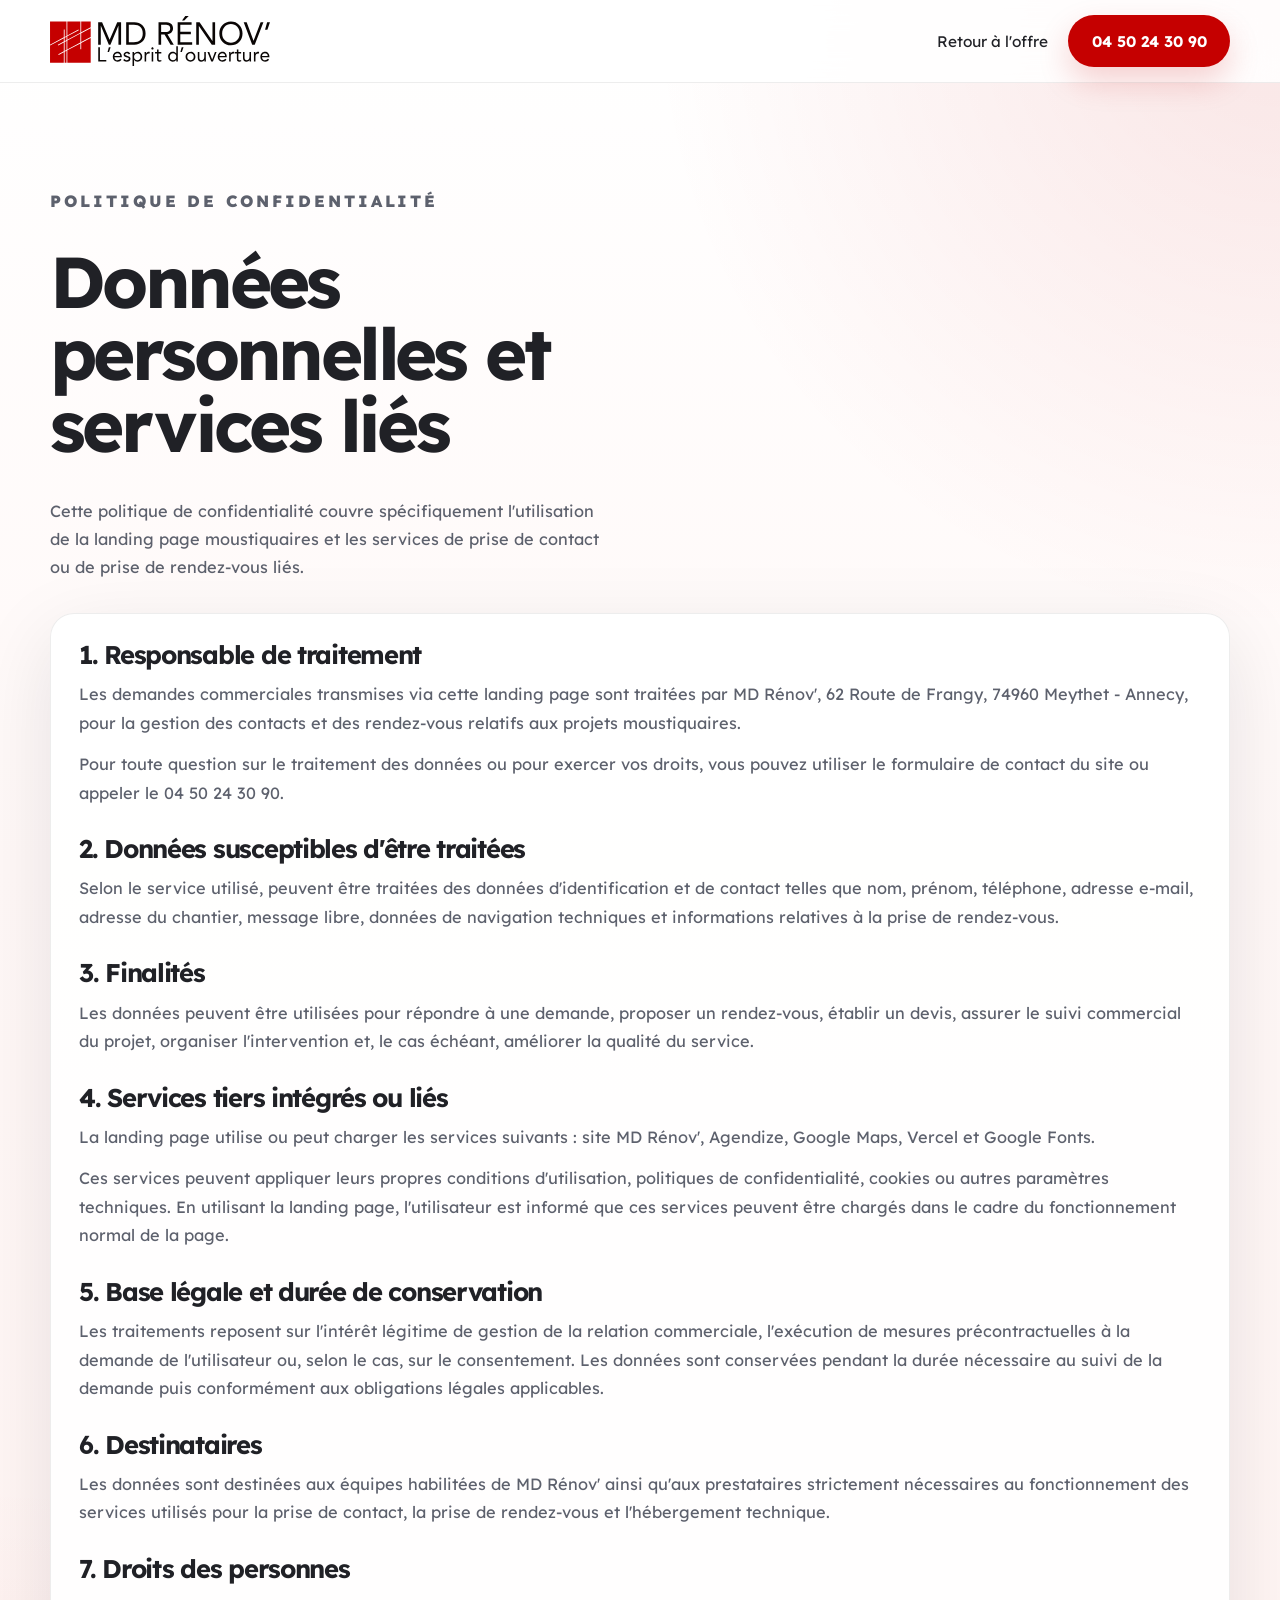
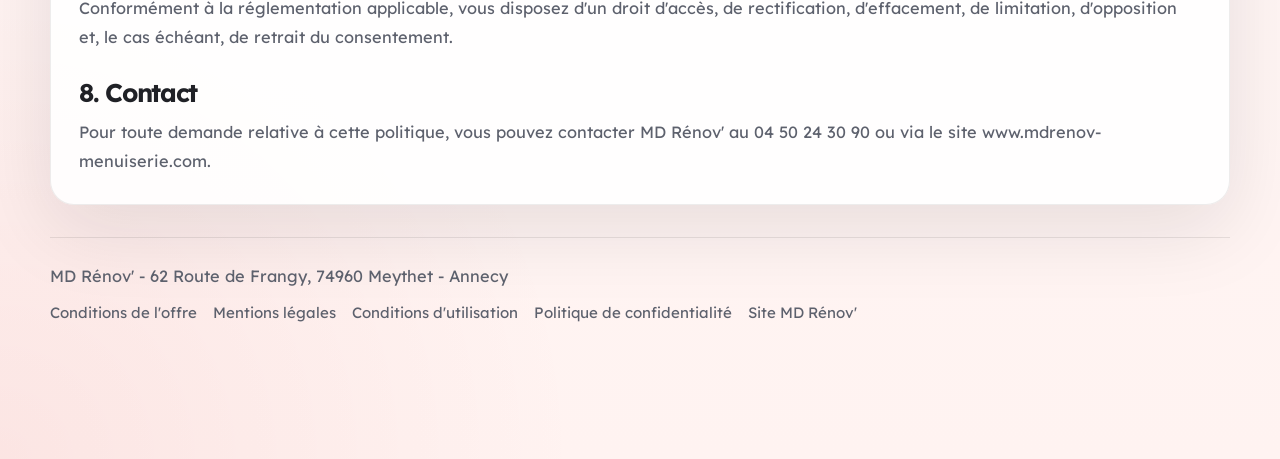
<file: politique-confidentialite.html>
﻿<!DOCTYPE html>
<html lang="fr">
  <head>
    <meta charset="utf-8" />
    <meta name="viewport" content="width=device-width, initial-scale=1" />
    <title>Politique de confidentialité | Landing page moustiquaires | MD Rénov'</title>
    <meta
      name="description"
      content="Politique de confidentialité de la landing page MD Rénov' dédiée aux moustiquaires à Annecy et en Savoie."
    />
    <meta name="theme-color" content="#c50000" />
    <meta name="robots" content="noindex,follow,max-image-preview:large" />
    <link rel="icon" type="image/svg+xml" href="./logo-mdr-site.svg" />
    <link rel="shortcut icon" href="./logo-mdr-site.svg" />
    <link rel="preconnect" href="https://fonts.googleapis.com" />
    <link rel="preconnect" href="https://fonts.gstatic.com" crossorigin />
    <link
      href="https://fonts.googleapis.com/css2?family=Lexend:wght@300;400;500;600;700;800&display=swap"
      rel="stylesheet"
    />
    <link rel="stylesheet" href="styles.css" />
  </head>
  <body class="legal-page">
    <header class="site-header">
      <div class="container header-row">
        <a class="brand" href="/" aria-label="Retour à l'offre">
          <img src="./logo-mdr-site.svg" alt="Logo MD Rénov'" />
        </a>
        <nav class="nav" aria-label="Navigation">
          <a href="/">Retour à l'offre</a>
          <a class="button button--primary" href="tel:+33450243090">04 50 24 30 90</a>
        </nav>
      </div>
    </header>

    <main class="section">
      <div class="container legal-layout">
        <div class="section-intro">
          <p class="eyebrow">Politique de confidentialité</p>
          <h1>Données personnelles et services liés</h1>
          <p class="hero-lead">
            Cette politique de confidentialité couvre spécifiquement
            l'utilisation de la landing page moustiquaires et les services de
            prise de contact ou de prise de rendez-vous liés.
          </p>
        </div>

        <article class="legal-card">
          <h2>1. Responsable de traitement</h2>
          <p>
            Les demandes commerciales transmises via cette landing page sont
            traitées par MD Rénov', 62 Route de Frangy, 74960 Meythet - Annecy,
            pour la gestion des contacts et des rendez-vous relatifs aux projets
            moustiquaires.
          </p>
          <p>
            Pour toute question sur le traitement des données ou pour exercer
            vos droits, vous pouvez utiliser le formulaire de contact du site ou
            appeler le 04 50 24 30 90.
          </p>

          <h2>2. Données susceptibles d'être traitées</h2>
          <p>
            Selon le service utilisé, peuvent être traitées des données
            d'identification et de contact telles que nom, prénom, téléphone,
            adresse e-mail, adresse du chantier, message libre, données de
            navigation techniques et informations relatives à la prise de
            rendez-vous.
          </p>

          <h2>3. Finalités</h2>
          <p>
            Les données peuvent être utilisées pour répondre à une demande,
            proposer un rendez-vous, établir un devis, assurer le suivi
            commercial du projet, organiser l'intervention et, le cas échéant,
            améliorer la qualité du service.
          </p>

          <h2>4. Services tiers intégrés ou liés</h2>
          <p>
            La landing page utilise ou peut charger les services suivants : site
            MD Rénov', Agendize, Google Maps, Vercel et Google Fonts.
          </p>
          <p>
            Ces services peuvent appliquer leurs propres conditions
            d'utilisation, politiques de confidentialité, cookies ou autres
            paramètres techniques. En utilisant la landing page, l'utilisateur
            est informé que ces services peuvent être chargés dans le cadre du
            fonctionnement normal de la page.
          </p>

          <h2>5. Base légale et durée de conservation</h2>
          <p>
            Les traitements reposent sur l'intérêt légitime de gestion de la
            relation commerciale, l'exécution de mesures précontractuelles à la
            demande de l'utilisateur ou, selon le cas, sur le consentement. Les
            données sont conservées pendant la durée nécessaire au suivi de la
            demande puis conformément aux obligations légales applicables.
          </p>

          <h2>6. Destinataires</h2>
          <p>
            Les données sont destinées aux équipes habilitées de MD Rénov' ainsi
            qu'aux prestataires strictement nécessaires au fonctionnement des
            services utilisés pour la prise de contact, la prise de rendez-vous
            et l'hébergement technique.
          </p>

          <h2>7. Droits des personnes</h2>
          <p>
            Conformément à la réglementation applicable, vous disposez d'un
            droit d'accès, de rectification, d'effacement, de limitation,
            d'opposition et, le cas échéant, de retrait du consentement.
          </p>

          <h2>8. Contact</h2>
          <p>
            Pour toute demande relative à cette politique, vous pouvez contacter
            MD Rénov' au 04 50 24 30 90 ou via le site
            www.mdrenov-menuiserie.com.
          </p>
        </article>

        <footer class="site-footer">
          <div class="site-footer__row">
            <p>MD Rénov' - 62 Route de Frangy, 74960 Meythet - Annecy</p>
            <div class="site-footer__links">
              <a href="/conditions-offre">Conditions de l'offre</a>
              <a href="/mentions-legales">Mentions légales</a>
              <a href="/conditions-utilisation">Conditions d'utilisation</a>
              <a href="/politique-confidentialite">Politique de confidentialité</a>
              <a href="https://www.mdrenov-menuiserie.com" target="_blank" rel="noopener noreferrer">
                Site MD Rénov'
              </a>
            </div>
          </div>
        </footer>
      </div>
    </main>
  </body>
</html>
</file>
<file: styles.css>
:root {
  --pine: #1f1f23;
  --pine-deep: #121317;
  --sand: #f7f7f8;
  --sand-strong: #ececef;
  --sand-line: rgba(31, 31, 35, 0.12);
  --terracotta: #c50000;
  --terracotta-deep: #a70000;
  --ink: #202126;
  --muted: #5d616d;
  --white: #fff;
  --shadow-soft: 0 24px 80px rgba(19, 20, 28, 0.1);
  --shadow-strong: 0 28px 70px rgba(12, 14, 20, 0.18);
  --radius-xl: 32px;
  --radius-lg: 24px;
  --radius-md: 18px;
  --container: 1180px;
}

*,
*::before,
*::after {
  box-sizing: border-box;
}

html {
  scroll-behavior: smooth;
}

body {
  margin: 0;
  min-width: 320px;
  font-family: "Lexend", sans-serif;
  color: var(--ink);
  background:
    radial-gradient(circle at top right, rgba(197, 0, 0, 0.1), transparent 26%),
    radial-gradient(circle at bottom left, rgba(197, 0, 0, 0.06), transparent 24%),
    linear-gradient(180deg, #ffffff 0%, #fff8f7 42%, #fff3f1 100%);
}

a {
  color: inherit;
  text-decoration: none;
}

.container {
  width: min(calc(100% - 2rem), var(--container));
  margin: 0 auto;
}

.skip-link {
  position: fixed;
  top: 1rem;
  left: 1rem;
  z-index: 50;
  padding: 0.85rem 1rem;
  border-radius: 999px;
  color: var(--white);
  background: var(--pine);
  transform: translateY(-180%);
  transition: transform 160ms ease;
}

.skip-link:focus {
  transform: translateY(0);
}

.offer-bar {
  background: #1f1f23;
  color: rgba(255, 255, 255, 0.86);
}

.offer-bar__viewport {
  display: flex;
  align-items: center;
  justify-content: center;
  gap: 2rem;
  overflow: hidden;
}

.offer-bar__row {
  display: flex;
  flex-wrap: nowrap;
  gap: 0.9rem;
  align-items: center;
  justify-content: flex-start;
  min-height: 44px;
  padding: 0.45rem 0;
  font-size: 0.88rem;
  line-height: 1.35;
  flex: 0 0 auto;
  min-width: max-content;
}

.offer-bar__item,
.offer-bar__dot {
  white-space: nowrap;
}

.offer-bar__dot {
  opacity: 0.42;
}

.offer-asterisk,
.offer-asterisk-inline {
  color: inherit;
  text-decoration: none;
}

.offer-asterisk {
  margin-left: 1px;
}

.offer-asterisk-inline {
  font-weight: 800;
}

.offer-bar strong {
  color: var(--white);
}

.offer-bar__row--clone {
  display: none;
}

.site-header {
  position: sticky;
  top: 0;
  z-index: 30;
  backdrop-filter: blur(18px);
  background: rgba(255, 255, 255, 0.88);
  border-bottom: 1px solid rgba(31, 31, 35, 0.08);
}

.header-row {
  display: flex;
  align-items: center;
  justify-content: space-between;
  gap: 1rem;
  min-height: 82px;
}

.brand {
  display: inline-flex;
  align-items: center;
  max-width: 220px;
}

.brand img {
  width: 100%;
  height: auto;
  display: block;
}

.nav {
  display: flex;
  align-items: center;
  gap: 1.25rem;
  font-size: 0.96rem;
}

.button {
  display: inline-flex;
  align-items: center;
  justify-content: center;
  min-height: 52px;
  padding: 0.95rem 1.4rem;
  border: 1px solid transparent;
  border-radius: 999px;
  font-weight: 700;
  transition:
    transform 180ms ease,
    box-shadow 180ms ease,
    border-color 180ms ease,
    background-color 180ms ease;
}

.button:hover,
.button:focus-visible {
  transform: translateY(-2px);
}

.button--primary {
  color: var(--white);
  background: var(--terracotta);
  box-shadow: 0 14px 32px rgba(197, 0, 0, 0.18);
}

.button--ghost {
  color: var(--pine);
  background: rgba(255, 255, 255, 0.72);
  border-color: rgba(31, 31, 35, 0.12);
}

.hero {
  position: relative;
  overflow: clip;
  padding: 3rem 0 2rem;
}

.hero-backdrop {
  position: absolute;
  inset: 0;
  background:
    radial-gradient(circle at 82% 18%, rgba(197, 0, 0, 0.12), transparent 22%),
    radial-gradient(circle at 14% 18%, rgba(197, 0, 0, 0.06), transparent 24%),
    linear-gradient(180deg, rgba(255, 255, 255, 0.98), rgba(255, 246, 243, 0.95));
}

.hero-grid {
  position: relative;
  z-index: 1;
  display: grid;
  grid-template-columns: minmax(0, 1.02fr) minmax(380px, 0.98fr);
  align-items: start;
  gap: 3rem;
  min-height: auto;
}

.eyebrow {
  margin: 0 0 1rem;
  color: var(--terracotta-deep);
  font-size: 0.82rem;
  font-weight: 800;
  letter-spacing: 0.18em;
  text-transform: uppercase;
}

h1,
h2 {
  margin: 0;
  font-family: "Lexend", sans-serif;
  font-weight: 700;
  line-height: 1;
  letter-spacing: -0.05em;
}

h1 {
  max-width: 12ch;
  font-size: clamp(2.4rem, 5.8vw, 4.5rem);
}

h2 {
  max-width: 14ch;
  font-size: clamp(1.95rem, 3.5vw, 3.5rem);
}

h3 {
  margin: 0;
  font-size: 1.24rem;
  line-height: 1.18;
}

.hero-lead,
.section p,
.faq-item p,
.journey-steps span {
  color: var(--muted);
  line-height: 1.72;
  font-size: 1.02rem;
}

.hero-lead {
  max-width: 56ch;
  margin: 1.4rem 0 0;
  font-size: clamp(1.05rem, 1.9vw, 1.2rem);
}

.offer-box {
  display: inline-grid;
  gap: 0.2rem;
  margin-top: 1.4rem;
  padding: 1rem 1.1rem;
  border-left: 4px solid var(--terracotta);
  border-radius: 0 18px 18px 0;
  background: rgba(255, 255, 255, 0.9);
  box-shadow: var(--shadow-soft);
}

.offer-box__value,
.offer-box__date,
.offer-box__legal {
  margin: 0;
}

.offer-box__value {
  color: var(--terracotta);
  font-size: 1.5rem;
  font-weight: 800;
}

.offer-box__date {
  color: var(--ink);
  font-weight: 600;
}

.offer-box__legal {
  color: var(--muted);
  font-size: 0.85rem;
}

.countdown {
  display: grid;
  gap: 0.6rem;
  margin-top: 0.75rem;
}

.countdown__label {
  margin: 0;
  color: var(--ink);
  font-size: 0.8rem;
  font-weight: 700;
  letter-spacing: 0.06em;
  text-transform: uppercase;
}

.countdown__grid {
  display: flex;
  flex-wrap: wrap;
  gap: 0.55rem;
}

.countdown__item {
  min-width: 74px;
  padding: 0.7rem 0.7rem;
  border-radius: 16px;
  background: rgba(31, 31, 35, 0.06);
}

.countdown__item strong,
.countdown__item span {
  display: block;
}

.countdown__item strong {
  color: var(--terracotta-deep);
  font-size: 1.3rem;
  line-height: 1;
}

.countdown__item span {
  margin-top: 0.2rem;
  color: var(--muted);
  font-size: 0.76rem;
  text-transform: uppercase;
}

.hero-points {
  display: grid;
  gap: 0.85rem;
  margin: 1.5rem 0 0;
  padding: 0;
  list-style: none;
}

.hero-points li {
  display: grid;
  grid-template-columns: 18px 1fr;
  gap: 0.8rem;
}

.hero-points li::before {
  content: "";
  width: 18px;
  height: 18px;
  border-radius: 50%;
  margin-top: 0.18rem;
  background:
    radial-gradient(circle at center, var(--terracotta) 0 34%, transparent 35%),
    rgba(197, 0, 0, 0.14);
}

.hero-actions,
.cta-actions {
  display: flex;
  flex-wrap: wrap;
  gap: 0.9rem;
  margin-top: 1.8rem;
}

.microcopy {
  margin: 1rem 0 0;
  color: #6f7868;
  font-size: 0.94rem;
}

.hero-proof {
  display: inline-flex;
  flex-wrap: wrap;
  align-items: center;
  gap: 0.45rem;
  margin: 1rem 0 0;
  padding: 0.55rem 0.85rem;
  border-radius: 999px;
  background: rgba(255, 255, 255, 0.82);
  border: 1px solid rgba(36, 49, 38, 0.08);
  box-shadow: 0 10px 28px rgba(22, 24, 32, 0.06);
  color: var(--muted);
  font-size: 0.92rem;
  line-height: 1.4;
}

.hero-proof strong {
  color: var(--ink);
}

.section-note {
  margin: 0.1rem 0 0;
  color: var(--muted);
  font-size: 0.98rem;
}

.hero-media,
.showroom-card,
.review,
.journey-steps li,
.faq-item,
.specs-list div {
  background: rgba(255, 255, 255, 0.64);
  border: 1px solid rgba(36, 49, 38, 0.08);
  box-shadow: var(--shadow-soft);
}

.hero-media {
  background: transparent;
  border: 0;
  box-shadow: none;
  align-self: start;
}

.showroom-row span,
.contact-card__label,
.benefit-card__index {
  display: block;
  color: #7b8074;
  font-size: 0.78rem;
  font-weight: 800;
  letter-spacing: 0.12em;
  text-transform: uppercase;
}

.awning {
  position: absolute;
  left: 50%;
  top: 176px;
  width: min(88%, 520px);
  transform: translateX(-50%);
}

.awning-bar {
  height: 12px;
  width: 74%;
  margin-left: auto;
  border-radius: 999px;
  background: linear-gradient(90deg, #a24d32, #d47c55);
}

.awning-fabric {
  width: 100%;
  height: 114px;
  margin-top: 14px;
  border-radius: 14px 14px 40px 40px;
  background:
    linear-gradient(90deg, rgba(255, 255, 255, 0.18) 0 18%, transparent 18% 32%, rgba(255, 255, 255, 0.18) 32% 46%, transparent 46% 60%, rgba(255, 255, 255, 0.18) 60% 74%, transparent 74% 88%, rgba(255, 255, 255, 0.18) 88% 100%),
    linear-gradient(180deg, var(--terracotta) 0%, #bb6140 64%, #a95535 100%);
  transform: perspective(700px) rotateX(52deg);
  transform-origin: top center;
  box-shadow: 0 26px 44px rgba(142, 80, 56, 0.22);
}

.awning-shadow {
  width: 88%;
  height: 88px;
  margin: -16px auto 0;
  border-radius: 50%;
  background: radial-gradient(circle, rgba(33, 44, 34, 0.24), transparent 70%);
  filter: blur(14px);
}

.terrace-line {
  position: absolute;
  left: 60px;
  right: 60px;
  height: 2px;
  background: rgba(89, 101, 88, 0.15);
}

.terrace-line--one { bottom: 118px; }
.terrace-line--two { bottom: 76px; }

.plan-chip {
  position: absolute;
  right: 0;
  bottom: -2rem;
  padding: 1rem 1.2rem;
  border-radius: var(--radius-md);
}

.media-card {
  overflow: hidden;
  border-radius: var(--radius-xl);
  background: rgba(255, 255, 255, 0.84);
  box-shadow: var(--shadow-strong);
}

.media-card img {
  width: 100%;
  height: 100%;
  display: block;
  object-fit: cover;
}

.media-card--hero {
  min-height: 0;
}

.media-card--hero img {
  height: auto;
  object-fit: contain;
  object-position: center top;
}

.media-card--plain {
  background: transparent;
  border: 0;
  box-shadow: none;
}

.trust-strip {
  padding: 0.65rem 0 0;
}

.trust-grid,
.offer-layout,
.review-list {
  display: grid;
  gap: 1.4rem;
}

.trust-grid {
  grid-template-columns: repeat(4, minmax(0, 1fr));
  gap: 1.15rem;
}

.trust-item {
  display: grid;
  align-content: start;
  gap: 0.4rem;
  margin: 0;
  min-height: 156px;
  padding: 1rem 1.05rem 1.05rem;
  border-top: 2px solid rgba(197, 0, 0, 0.22);
  border-radius: 20px;
  background: linear-gradient(180deg, rgba(255, 255, 255, 0.9), rgba(255, 255, 255, 0.58));
  box-shadow: 0 14px 38px rgba(22, 24, 32, 0.06);
  color: var(--muted);
  font-size: 0.95rem;
  line-height: 1.6;
  transition:
    transform 260ms ease,
    border-color 260ms ease,
    color 260ms ease,
    box-shadow 260ms ease;
}

.trust-item__visual {
  display: flex;
  align-items: center;
  min-height: 46px;
  color: var(--pine);
}

.trust-item__title,
.trust-item__text {
  margin: 0;
}

.trust-item__title {
  color: var(--ink);
  font-size: 1.1rem;
  font-weight: 700;
  line-height: 1.25;
}

.trust-item__subline {
  margin: 0;
  color: var(--ink);
  font-size: 1.18rem;
  font-weight: 800;
  line-height: 1.1;
}

.trust-item__text {
  color: var(--muted);
  max-width: none;
  line-height: 1.5;
}

.trust-counter {
  align-items: baseline;
  gap: 0.08rem;
  white-space: nowrap;
}

.trust-counter__plus,
.trust-counter__value {
  color: var(--terracotta-deep);
  font-weight: 800;
  line-height: 1;
}

.trust-counter__plus {
  font-size: 1.6rem;
  transform: translateY(-1px);
}

.trust-counter__value {
  font-size: 3rem;
  letter-spacing: -0.06em;
}

.trust-counter__label {
  color: var(--ink);
  font-size: 1.3rem;
  font-weight: 700;
  transform: none;
}

.az-inline {
  position: relative;
  display: inline-block;
  padding: 0 0.15rem 0.16rem;
  color: var(--terracotta-deep);
  font-weight: 800;
}

.az-inline::after {
  content: "";
  position: absolute;
  left: 0;
  right: 0;
  bottom: 0;
  height: 2px;
  border-radius: 999px;
  background: rgba(197, 0, 0, 0.2);
  transform-origin: left center;
}

.trust-badge {
  position: relative;
  justify-content: center;
  width: 54px;
  height: 54px;
  border-radius: 50%;
  color: var(--white);
  background: linear-gradient(180deg, #d40000, #a70000);
  box-shadow: 0 16px 28px rgba(167, 0, 0, 0.16);
}

.trust-badge::before,
.trust-badge::after {
  content: "";
  position: absolute;
  inset: -6px;
  border-radius: 50%;
  border: 1px solid rgba(197, 0, 0, 0.18);
}

.trust-badge::after {
  inset: -12px;
  opacity: 0.45;
}

.trust-badge__check {
  font-size: 1.55rem;
  font-weight: 800;
}

.trust-item__subline--rge {
  display: inline-flex;
  align-items: center;
  gap: 0.4rem;
  white-space: nowrap;
}

.trust-badge--inline {
  width: 26px;
  height: 26px;
  min-height: 26px;
  box-shadow: 0 10px 18px rgba(167, 0, 0, 0.18);
}

.trust-badge--inline::before,
.trust-badge--inline::after {
  display: none;
}

.trust-badge--inline .trust-badge__check {
  display: inline-flex;
  align-items: center;
  justify-content: center;
  width: 100%;
  height: 100%;
  font-size: 0.82rem;
  line-height: 1;
}

.fervam-inline {
  display: inline-block;
  margin-left: 0.42rem;
  padding: 0.14rem 0.62rem 0.18rem;
  border-radius: 8px;
  border: 2px solid rgba(197, 0, 0, 0.34);
  color: var(--terracotta-deep);
  background: rgba(197, 0, 0, 0.08);
  font-size: 0.92rem;
  font-weight: 800;
  letter-spacing: 0.16em;
  text-transform: uppercase;
  transform: rotate(-7deg);
  box-shadow: inset 0 0 0 1px rgba(197, 0, 0, 0.08);
}

.trust-item.is-visible .az-inline::after {
  animation: az-line 1.9s ease-in-out infinite;
}

.trust-item.is-visible .trust-badge--inline {
  animation: badge-breath 2.8s ease-in-out infinite;
}

.trust-item.is-visible .fervam-inline {
  animation: fervam-glow 2.8s ease-in-out infinite;
}

.trust-item:hover,
.trust-item:focus-within {
  color: var(--ink);
  border-color: rgba(197, 0, 0, 0.22);
  box-shadow: 0 18px 42px rgba(22, 24, 32, 0.1);
  transform: translateY(-4px);
}

.section {
  padding: 6.5rem 0;
}

.section-intro {
  max-width: 700px;
  display: grid;
  gap: 0.85rem;
}

#faq .section-intro {
  gap: 0.4rem;
  margin-bottom: 1.65rem;
}

.section-head,
.section-copy,
.split-copy {
  max-width: 700px;
}

.offer-layout {
  grid-template-columns: repeat(3, minmax(0, 1fr));
  gap: 2rem;
  margin-top: 2rem;
}

.offer-block,
.proof-item {
  padding-top: 1.4rem;
  border-top: 1px solid var(--sand-line);
}

.step {
  display: inline-block;
  margin-bottom: 1rem;
  color: var(--terracotta-deep);
  font-size: 0.9rem;
  font-weight: 800;
  letter-spacing: 0.14em;
}

.split-grid,
.proof-grid {
  display: grid;
  grid-template-columns: minmax(0, 0.95fr) minmax(360px, 0.9fr);
  gap: 3rem;
  align-items: start;
}

.specs-list {
  display: grid;
  gap: 1rem;
  margin: 0;
}

.specs-list div,
.showroom-card {
  padding: 1.35rem 1.4rem;
  border-radius: var(--radius-lg);
}

.specs-list dt {
  color: var(--terracotta-deep);
  font-size: 0.78rem;
  font-weight: 800;
  letter-spacing: 0.14em;
  text-transform: uppercase;
}

.specs-list dd {
  margin: 0.45rem 0 0;
  font-size: 1.08rem;
  line-height: 1.45;
}

.proof-points,
.faq-list {
  display: grid;
  gap: 1rem;
}


.benefits-grid {
  display: grid;
  grid-template-columns: repeat(3, minmax(0, 1fr));
  gap: 1.35rem;
  margin-top: 2rem;
}

.benefit-card,
.contact-card,
.widget-shell {
  padding: 1.4rem;
  border-radius: var(--radius-lg);
  background: rgba(255, 255, 255, 0.72);
  border: 1px solid rgba(31, 31, 35, 0.08);
  box-shadow: var(--shadow-soft);
}

.benefit-card h3,
.contact-card h3 {
  margin-top: 0.8rem;
}

.feature-grid {
  display: grid;
  grid-template-columns: minmax(0, 1fr) minmax(320px, 0.8fr);
  gap: 2rem;
  align-items: start;
}

.feature-list {
  display: grid;
  gap: 0.8rem;
  margin: 1.5rem 0 0;
  padding: 0;
  list-style: none;
}

.feature-list li {
  display: grid;
  grid-template-columns: 18px 1fr;
  gap: 0.8rem;
  color: var(--muted);
}

.feature-list li::before {
  content: "";
  width: 18px;
  height: 18px;
  border-radius: 50%;
  margin-top: 0.2rem;
  background:
    radial-gradient(circle at center, var(--terracotta) 0 34%, transparent 35%),
    rgba(197, 0, 0, 0.12);
}

.contact-card__actions {
  display: flex;
  flex-wrap: wrap;
  gap: 0.8rem;
  margin-top: 1.2rem;
}

.contact-card__note,
.cta-legal {
  margin: 1rem 0 0;
  color: var(--muted);
  font-size: 0.92rem;
}

.split-grid--contact {
  grid-template-columns: minmax(0, 0.9fr) minmax(420px, 1.1fr);
  align-items: start;
}

.contact-stack {
  display: grid;
  grid-template-columns: repeat(2, minmax(0, 1fr));
  gap: 0.85rem;
  align-items: start;
}

.widget-shell {
  height: 100%;
  padding: 0.55rem;
  scroll-margin-top: 110px;
}

.contact-card__copy {
  display: grid;
  gap: 0.35rem;
  padding: 0.35rem 0.2rem 0.55rem;
}

.contact-card__copy .eyebrow {
  margin-bottom: 0;
}

.agendize-frame {
  width: 100%;
  height: clamp(460px, 56vh, 540px);
  min-height: clamp(460px, 56vh, 540px);
  border: 0;
  border-radius: calc(var(--radius-lg) - 6px);
  background: #fff;
}

.map-card {
  display: grid;
  gap: 0.9rem;
  height: 100%;
  padding: 1rem;
  border-radius: var(--radius-lg);
  background: rgba(255, 255, 255, 0.72);
  border: 1px solid rgba(31, 31, 35, 0.08);
  box-shadow: var(--shadow-soft);
}

.map-card__copy {
  display: grid;
  gap: 0.45rem;
}

.map-card__copy .eyebrow {
  margin-bottom: 0;
}

.map-card__copy h3 {
  margin: 0;
  font-size: 1.35rem;
  line-height: 1.08;
}

.map-card__copy p:last-of-type {
  margin: 0;
  color: var(--muted);
  line-height: 1.55;
}

.map-card__button {
  width: fit-content;
  min-height: 46px;
  padding: 0.72rem 1.1rem;
  border-radius: 999px;
}

.map-embed {
  min-height: 210px;
  overflow: hidden;
  border-radius: calc(var(--radius-lg) - 6px);
}

.map-embed iframe {
  width: 100%;
  height: 100%;
  min-height: 210px;
  border: 0;
}

.journey-steps {
  display: grid;
  grid-template-columns: repeat(3, minmax(0, 1fr));
  gap: 1.35rem;
  margin: 2rem 0 0;
  padding: 0;
  list-style: none;
  counter-reset: steps;
}

.journey-steps li {
  display: grid;
  gap: 0.8rem;
  padding: 1.35rem;
  border-radius: var(--radius-lg);
}

.journey-steps li::before {
  counter-increment: steps;
  content: "0" counter(steps);
  color: var(--terracotta-deep);
  font-size: 0.88rem;
  font-weight: 800;
  letter-spacing: 0.18em;
}

.journey-steps strong {
  font-size: 1.12rem;
  line-height: 1.35;
}

.review-list {
  grid-template-columns: repeat(3, minmax(0, 1fr));
  margin-top: 2rem;
}

.campaign-grid {
  display: grid;
  grid-template-columns: repeat(2, minmax(0, 1fr));
  gap: 1rem;
  max-width: 920px;
  margin: 1.65rem auto 0;
}

.campaign-card {
  aspect-ratio: 4 / 5;
}

.campaign-card img {
  object-position: center top;
}

.section--gallery .section-intro {
  max-width: 760px;
}

.section--gallery .section-intro h2 {
  max-width: 12ch;
}

.section--gallery .section-intro p:last-child {
  max-width: 52ch;
}

.site-footer {
  padding: 0 0 2rem;
}

.site-footer__row {
  display: flex;
  flex-wrap: wrap;
  align-items: flex-start;
  gap: 0.75rem 1.5rem;
  justify-content: space-between;
  padding-top: 1.5rem;
  border-top: 1px solid rgba(31, 31, 35, 0.1);
  color: var(--muted);
  font-size: 0.94rem;
}

.site-footer__row p {
  margin: 0;
}

.site-footer__links {
  display: flex;
  flex-wrap: wrap;
  gap: 0.6rem 1rem;
}

.site-footer__links a {
  line-height: 1.45;
}

.section-links-minimal {
  padding: 0;
}

.section-links-minimal p {
  margin: 0;
  color: var(--muted);
}

.section--links {
  padding: 1.2rem 0 2rem;
}

.legal-page .site-header {
  position: relative;
}

.legal-layout {
  display: grid;
  gap: 2rem;
}

.legal-card {
  padding: 1.75rem;
  border-radius: var(--radius-lg);
  background: rgba(255, 255, 255, 0.88);
  border: 1px solid rgba(31, 31, 35, 0.08);
  box-shadow: var(--shadow-soft);
}

.legal-card h2 {
  max-width: none;
  margin-top: 1.8rem;
  font-size: clamp(1.4rem, 2vw, 1.9rem);
}

.legal-card h2:first-child {
  margin-top: 0;
}

.legal-card p {
  margin: 0.8rem 0 0;
  color: var(--muted);
  line-height: 1.75;
}

.review {
  margin: 0;
  padding: 1.5rem;
  border-radius: var(--radius-lg);
}

.review p {
  margin: 0;
  color: var(--ink);
  font-size: 1.02rem;
  line-height: 1.75;
}

.review footer {
  margin-top: 1rem;
  color: var(--terracotta-deep);
  font-weight: 800;
}

.showroom-card {
  display: grid;
  gap: 1rem;
}

.showroom-row {
  display: grid;
  gap: 0.35rem;
}

.showroom-row strong,
.showroom-row a,
.showroom-row p {
  font-size: 1.02rem;
  line-height: 1.6;
}

.showroom-row--stack {
  padding-top: 0.4rem;
  border-top: 1px solid rgba(36, 49, 38, 0.08);
}

.hours-list {
  display: grid;
  gap: 0.5rem;
  margin: 0;
  padding-left: 1.15rem;
  color: var(--muted);
  line-height: 1.6;
}

.faq-item {
  padding: 0 1.25rem;
  border-radius: var(--radius-md);
}

.faq-item summary {
  position: relative;
  padding: 1.25rem 2.4rem 1.25rem 0;
  cursor: pointer;
  list-style: none;
  font-weight: 700;
  line-height: 1.45;
}

.faq-item summary::-webkit-details-marker {
  display: none;
}

.faq-item summary::after {
  content: "+";
  position: absolute;
  right: 0;
  top: 50%;
  transform: translateY(-50%);
  color: var(--terracotta-deep);
  font-size: 1.5rem;
}

.faq-item[open] summary::after {
  content: "−";
}

.faq-item p {
  margin: 0 0 1.25rem;
}

.cta-box {
  display: grid;
  grid-template-columns: minmax(0, 1fr) auto;
  gap: 2rem;
  align-items: center;
  padding: 2rem;
  border-radius: var(--radius-xl);
  color: var(--white);
  background:
    radial-gradient(circle at 78% 48%, rgba(197, 0, 0, 0.26), transparent 20%),
    radial-gradient(circle at top right, rgba(255, 255, 255, 0.12), transparent 24%),
    linear-gradient(135deg, #1b1c21 0%, #2a2c33 58%, #b61a1a 100%);
  box-shadow: var(--shadow-strong);
}

.cta-box .eyebrow,
.cta-box p {
  color: rgba(255, 255, 255, 0.8);
}

.cta-box .button--primary {
  color: var(--white);
  background: #c50000;
  box-shadow: 0 14px 32px rgba(197, 0, 0, 0.28);
}

.cta-box .button--ghost {
  color: var(--pine);
  background: rgba(255, 255, 255, 0.94);
  border-color: rgba(255, 255, 255, 0.2);
}

.mobile-bar {
  display: none;
}

.reveal {
  opacity: 0;
  transform: translateY(18px);
  transition:
    opacity 600ms ease,
    transform 600ms ease;
}

.reveal.is-visible {
  opacity: 1;
  transform: translateY(0);
}

@media (prefers-reduced-motion: reduce) {
  html { scroll-behavior: auto; }
  .reveal,
  .button,
  .skip-link { transition: none; }
  .reveal { opacity: 1; transform: none; }
  .trust-item.is-visible .az-inline::after,
  .trust-item.is-visible .trust-badge--inline,
  .trust-item.is-visible .fervam-inline {
    animation: none;
  }
}

@media (max-width: 1100px) {
  .hero-grid,
  .split-grid,
  .proof-grid,
  .feature-grid,
  .cta-box {
    grid-template-columns: 1fr;
  }

  .offer-layout,
  .journey-steps,
  .review-list,
  .benefits-grid,
  .trust-grid {
    grid-template-columns: repeat(2, minmax(0, 1fr));
  }

  .contact-stack {
    grid-template-columns: 1fr;
  }

  .media-card--hero { min-height: 0; }
}

@media (max-width: 820px) {
  .site-header { position: relative; }
  .header-row { min-height: auto; padding: 1.15rem 0 1rem; }
  .nav { display: none; }
  .hero { padding-top: 1.5rem; padding-bottom: 1.1rem; }
  .hero-grid { min-height: auto; gap: 1.8rem; }
  .offer-layout,
  .journey-steps,
  .review-list,
  .campaign-grid,
  .benefits-grid {
    grid-template-columns: 1fr;
  }
  .trust-grid {
    grid-template-columns: repeat(2, minmax(0, 1fr));
    gap: 0.85rem;
  }
  .section { padding: 4rem 0; }
  .hero-actions,
  .cta-actions,
  .contact-card__actions {
    gap: 0.7rem;
  }
  .mobile-bar {
    position: fixed;
    left: 1rem;
    right: 1rem;
    bottom: 1rem;
    z-index: 40;
    display: grid;
    grid-template-columns: 1fr 1fr;
    gap: 0.8rem;
    padding: 0;
    background: transparent;
    box-shadow: none;
    backdrop-filter: none;
  }
  .mobile-bar a {
    display: inline-flex;
    align-items: center;
    justify-content: center;
    min-height: 48px;
    border-radius: 999px;
    font-weight: 800;
    box-shadow: 0 16px 34px rgba(12, 14, 20, 0.18);
  }
  .mobile-bar a:first-child {
    color: var(--white);
    background: var(--terracotta);
  }
  .mobile-bar a:last-child {
    color: var(--pine);
    border: 1px solid rgba(31, 31, 35, 0.1);
    background: rgba(255, 255, 255, 0.94);
  }
  body { padding-bottom: 6rem; }
}

@media (max-width: 560px) {
  .container { width: min(calc(100% - 1.6rem), var(--container)); }
  .hero {
    padding-top: 1.55rem;
    padding-bottom: 1.15rem;
  }
  .hero-copy {
    display: grid;
    gap: 1.2rem;
  }
  .eyebrow {
    margin-bottom: 0;
    font-size: 0.7rem;
    letter-spacing: 0.14em;
  }
  h1 {
    max-width: none;
    font-size: clamp(1.82rem, 7.3vw, 2.35rem);
    line-height: 1.12;
    letter-spacing: -0.04em;
  }
  h2 {
    max-width: none;
    font-size: clamp(1.55rem, 6.6vw, 2rem);
    line-height: 1.12;
    letter-spacing: -0.04em;
  }
  .offer-bar__row {
    gap: 0.9rem;
    justify-content: flex-start;
    padding: 0.7rem 0 0.7rem 0;
    font-size: 0.8rem;
    line-height: 1.28;
    min-width: max-content;
    padding-right: 2rem;
  }
  .offer-bar__row--clone {
    display: flex;
  }
  .brand { max-width: 180px; }
  .hero-lead {
    margin-top: 0.15rem;
    max-width: none;
    font-size: 0.92rem;
    line-height: 1.7;
  }
  .offer-box {
    width: 100%;
    margin-top: 0.45rem;
    padding: 0.95rem 1rem;
    border-left-width: 3px;
    border-radius: 0 16px 16px 0;
  }
  .offer-box__value {
    font-size: 1.06rem;
    line-height: 1.05;
  }
  .offer-box__date {
    font-size: 0.94rem;
  }
  .offer-box__legal {
    font-size: 0.76rem;
    line-height: 1.48;
  }
  .hero-points {
    gap: 0.82rem;
    margin-top: 0.45rem;
  }
  .hero-points li {
    gap: 0.65rem;
    font-size: 0.9rem;
    line-height: 1.56;
  }
  .hero-actions {
    margin-top: 0.8rem;
    display: grid;
    grid-template-columns: 1fr;
    gap: 0.65rem;
  }
  .hero-proof {
    justify-content: center;
    width: 100%;
    margin-top: 0.8rem;
    padding: 0;
    border: 0;
    border-radius: 0;
    background: transparent;
    box-shadow: none;
    font-size: 0.84rem;
    text-align: center;
  }
  .hero-proof--plain-mobile {
    justify-content: center;
    width: 100%;
    padding: 0;
    border: 0;
    border-radius: 0;
    background: transparent;
    box-shadow: none;
    text-align: center;
  }
  .hero-actions .button {
    width: 100%;
    min-height: 48px;
  }
  .countdown__grid {
    display: grid;
    grid-template-columns: repeat(4, minmax(0, 1fr));
    gap: 0.45rem;
  }
  .countdown__item {
    min-width: 0;
    padding: 0.42rem 0.2rem 0.48rem;
    text-align: center;
    border-radius: 12px;
  }
  .countdown__item strong {
    font-size: 0.95rem;
  }
  .countdown__item span {
    margin-top: 0.1rem;
    font-size: 0.62rem;
    letter-spacing: 0.04em;
  }
  .countdown__label {
    font-size: 0.72rem;
    letter-spacing: 0.04em;
  }
  .microcopy {
    margin-top: 0.5rem;
    font-size: 0.76rem;
    line-height: 1.5;
  }
  .media-card--hero { min-height: 0; }
  .media-card--hero img {
    height: auto;
    object-fit: contain;
  }
  .trust-strip {
    padding-top: 0.2rem;
  }
  .trust-item {
    min-height: 0;
    gap: 0.3rem;
    padding: 0.95rem 0.9rem 1rem;
    font-size: 0.9rem;
    border-radius: 16px;
    background: rgba(255, 255, 255, 0.86);
    box-shadow: 0 10px 26px rgba(22, 24, 32, 0.06);
  }
  .trust-item__visual {
    min-height: 40px;
  }
  .trust-counter__value {
    font-size: 2rem;
  }
  .trust-counter__label {
    font-size: 1rem;
  }
  .trust-item__title {
    font-size: 1rem;
  }
  .trust-item__subline {
    font-size: 1.02rem;
  }
  .fervam-inline {
    margin-left: 0.2rem;
    font-size: 0.68rem;
    letter-spacing: 0.12em;
  }
  .section {
    padding: 3.2rem 0;
  }
  .section-intro {
    gap: 0.65rem;
  }
  .faq-item {
    padding: 0 1rem;
  }
  .faq-item summary {
    padding: 1rem 2rem 1rem 0;
    font-size: 0.98rem;
    line-height: 1.4;
  }
  .faq-item p {
    margin: 0 0 1rem;
    font-size: 0.95rem;
    line-height: 1.6;
  }
  .agendize-frame {
    height: 500px;
    min-height: 500px;
  }
  .map-card {
    grid-template-columns: 1fr;
    padding: 0.8rem;
  }
  .map-embed,
  .map-embed iframe {
    min-height: 220px;
  }
  .map-card__button {
    width: 100%;
  }
  .site-footer {
    padding-bottom: 6.9rem;
  }
  .site-footer__row {
    display: grid;
    gap: 0.9rem;
    justify-content: stretch;
    padding-top: 1.15rem;
    font-size: 0.84rem;
  }
  .site-footer__row p {
    max-width: 30ch;
    line-height: 1.55;
  }
  .section--links {
    padding: 0.9rem 0 1.6rem;
  }
  .site-footer__links {
    display: grid;
    gap: 0.35rem;
  }
  .site-footer__links a {
    display: block;
    padding: 0.2rem 0;
  }
  .legal-card { padding: 1.2rem; }
}

@media (max-width: 420px) {
  .trust-grid {
    grid-template-columns: 1fr;
  }
}

@media (max-width: 560px) and (prefers-reduced-motion: no-preference) {
  .offer-bar__viewport {
    overflow: hidden;
  }

  .offer-bar__row,
  .offer-bar__row--clone {
    animation: offer-marquee 18s linear infinite;
  }
}

@keyframes offer-marquee {
  from {
    transform: translateX(0);
  }

  to {
    transform: translateX(calc(-100% - 2rem));
  }
}

@keyframes az-line {
  0%,
  100% {
    transform: scaleX(0.28);
    opacity: 0.55;
  }

  50% {
    transform: scaleX(1);
    opacity: 1;
  }
}

@keyframes badge-breath {
  0%,
  100% {
    transform: scale(1);
    box-shadow: 0 16px 28px rgba(167, 0, 0, 0.16);
  }

  50% {
    transform: scale(1.06);
    box-shadow: 0 18px 34px rgba(167, 0, 0, 0.22);
  }
}

@keyframes fervam-glow {
  0%,
  100% {
    background: rgba(197, 0, 0, 0.06);
    box-shadow: none;
  }

  50% {
    background: rgba(197, 0, 0, 0.1);
    box-shadow: 0 0 0 4px rgba(197, 0, 0, 0.05);
  }
}


.blog-page {
  background:
    radial-gradient(circle at top right, rgba(197, 0, 0, 0.09), transparent 24%),
    linear-gradient(180deg, #ffffff 0%, #f6f6f8 38%, #f1f1f4 100%);
}

.section--compact {
  padding: 4.75rem 0;
}

.editorial-hero {
  padding-top: 3.4rem;
  padding-bottom: 2.8rem;
}

.editorial-hero__backdrop {
  background:
    radial-gradient(circle at 85% 18%, rgba(197, 0, 0, 0.12), transparent 22%),
    radial-gradient(circle at 8% 20%, rgba(29, 31, 39, 0.08), transparent 24%),
    linear-gradient(180deg, rgba(255, 255, 255, 0.98), rgba(244, 244, 247, 0.96));
}

.editorial-hero__grid,
.article-hero__grid {
  position: relative;
  z-index: 1;
  display: grid;
  grid-template-columns: minmax(0, 1.04fr) minmax(320px, 0.96fr);
  gap: 2rem;
  align-items: start;
}

.editorial-hero__copy {
  max-width: 760px;
}

.editorial-hero__copy h1,
.article-hero__copy h1 {
  max-width: 13ch;
}

.editorial-hero__panel {
  align-self: stretch;
}

.topic-pills {
  display: flex;
  flex-wrap: wrap;
  gap: 0.65rem;
  margin-top: 1.4rem;
}

.topic-pills span {
  padding: 0.62rem 0.92rem;
  border: 1px solid rgba(31, 31, 35, 0.1);
  border-radius: 999px;
  background: rgba(255, 255, 255, 0.8);
  color: var(--ink);
  font-size: 0.9rem;
  font-weight: 600;
}

.resource-panel {
  display: grid;
  gap: 1rem;
  height: 100%;
  padding: 1.45rem;
  border-radius: var(--radius-xl);
  color: var(--white);
  background:
    radial-gradient(circle at top right, rgba(255, 255, 255, 0.18), transparent 26%),
    linear-gradient(145deg, #17181d 0%, #2a2c34 62%, #c50000 100%);
  box-shadow: var(--shadow-strong);
}

.resource-panel .eyebrow {
  color: rgba(255, 255, 255, 0.72);
  margin-bottom: 0;
}

.resource-panel__list {
  display: grid;
  gap: 1rem;
}

.resource-panel__list article {
  padding-top: 1rem;
  border-top: 1px solid rgba(255, 255, 255, 0.12);
}

.resource-panel__list article:first-child {
  padding-top: 0;
  border-top: 0;
}

.resource-panel__list h2,
.article-cta h3,
.cluster-card h3,
.article-card h3,
.related-card strong {
  max-width: none;
}

.resource-panel__list h2 {
  font-size: 1.32rem;
  line-height: 1.1;
}

.resource-panel__list p {
  margin: 0.65rem 0 0;
  color: rgba(255, 255, 255, 0.76);
  line-height: 1.7;
}

.cluster-grid,
.blog-grid,
.related-grid {
  display: grid;
  gap: 1rem;
}

.cluster-grid {
  grid-template-columns: repeat(3, minmax(0, 1fr));
  margin-top: 1.8rem;
}

.cluster-card,
.article-card,
.related-card,
.toc,
.article-summary,
.article-cta {
  border: 1px solid rgba(31, 31, 35, 0.08);
  border-radius: var(--radius-lg);
  background: rgba(255, 255, 255, 0.78);
  box-shadow: var(--shadow-soft);
}

.cluster-card {
  padding: 1.35rem;
}

.cluster-card__label {
  margin: 0 0 0.75rem;
  color: var(--terracotta-deep);
  font-size: 0.78rem;
  font-weight: 800;
  letter-spacing: 0.16em;
  text-transform: uppercase;
}

.cluster-card p:last-child,
.article-card__body p,
.article-content p,
.article-summary p {
  color: var(--muted);
  line-height: 1.75;
}

.blog-grid {
  grid-template-columns: repeat(2, minmax(0, 1fr));
  margin-top: 2rem;
}

.article-card {
  overflow: hidden;
}

.article-card__media {
  display: block;
  aspect-ratio: 16 / 11;
  overflow: hidden;
}

.article-card__media img {
  width: 100%;
  height: 100%;
  object-fit: cover;
  display: block;
}

.article-card__body {
  display: grid;
  gap: 0.8rem;
  padding: 1.35rem;
}

.article-card__meta {
  margin: 0;
  color: var(--terracotta-deep);
  font-size: 0.8rem;
  font-weight: 800;
  letter-spacing: 0.14em;
  text-transform: uppercase;
}

.text-link {
  position: relative;
  width: fit-content;
  color: var(--ink);
  font-weight: 700;
}

.text-link::after {
  content: "";
  position: absolute;
  left: 0;
  right: 0;
  bottom: -0.2rem;
  height: 2px;
  border-radius: 999px;
  background: rgba(197, 0, 0, 0.28);
}

.split-grid--editorial {
  grid-template-columns: minmax(0, 0.92fr) minmax(320px, 0.9fr);
}

.article-page .article-hero {
  padding-top: 3rem;
  padding-bottom: 2rem;
}

.meta-row {
  display: flex;
  flex-wrap: wrap;
  gap: 0.75rem;
  margin-top: 1.4rem;
}

.meta-row span {
  padding: 0.55rem 0.78rem;
  border-radius: 999px;
  background: rgba(255, 255, 255, 0.86);
  border: 1px solid rgba(31, 31, 35, 0.08);
  color: var(--muted);
  font-size: 0.88rem;
  line-height: 1.3;
}

.article-shell {
  display: grid;
  grid-template-columns: minmax(240px, 0.34fr) minmax(0, 0.9fr);
  gap: 1.2rem 2rem;
  align-items: start;
}

.article-aside {
  display: grid;
  gap: 1rem;
}

.toc {
  position: sticky;
  top: 104px;
  display: grid;
  gap: 0.65rem;
  padding: 1.25rem;
}

.toc .eyebrow {
  margin-bottom: 0.2rem;
}

.toc a {
  color: var(--ink);
  font-weight: 600;
  line-height: 1.5;
}

.article-content {
  display: grid;
  gap: 1.5rem;
}

.article-content section {
  display: grid;
  gap: 0.7rem;
}

.article-content h2 {
  font-size: clamp(1.5rem, 3vw, 2.2rem);
  line-height: 1.08;
}

.article-content p,
.article-content li {
  font-size: 1rem;
}

.article-summary,
.article-cta {
  padding: 1.35rem;
}

.article-cta--sticky {
  position: sticky;
  top: 360px;
}

.article-list {
  display: grid;
  gap: 0.7rem;
  margin: 0;
  padding-left: 1.2rem;
  color: var(--muted);
  line-height: 1.7;
}

.mini-faq {
  margin-top: 0.4rem;
}

.related-grid {
  grid-template-columns: repeat(2, minmax(0, 1fr));
}

.related-card {
  display: grid;
  gap: 0.55rem;
  padding: 1.2rem;
}

.related-card span {
  color: var(--muted);
  line-height: 1.65;
}

@media (max-width: 1100px) {
  .editorial-hero__grid,
  .article-hero__grid,
  .article-shell,
  .cluster-grid,
  .blog-grid,
  .related-grid {
    grid-template-columns: 1fr;
  }

  .toc,
  .article-cta--sticky {
    position: relative;
    top: auto;
  }
}

@media (max-width: 820px) {
  .section--compact {
    padding: 3.6rem 0;
  }
}

@media (max-width: 560px) {
  .editorial-hero {
    padding-top: 1.8rem;
    padding-bottom: 1.6rem;
  }

  .topic-pills {
    gap: 0.5rem;
  }

  .topic-pills span,
  .meta-row span {
    font-size: 0.8rem;
  }

  .resource-panel,
  .cluster-card,
  .article-card__body,
  .article-summary,
  .article-cta,
  .toc,
  .related-card {
    padding: 1rem;
  }
}
</file>
